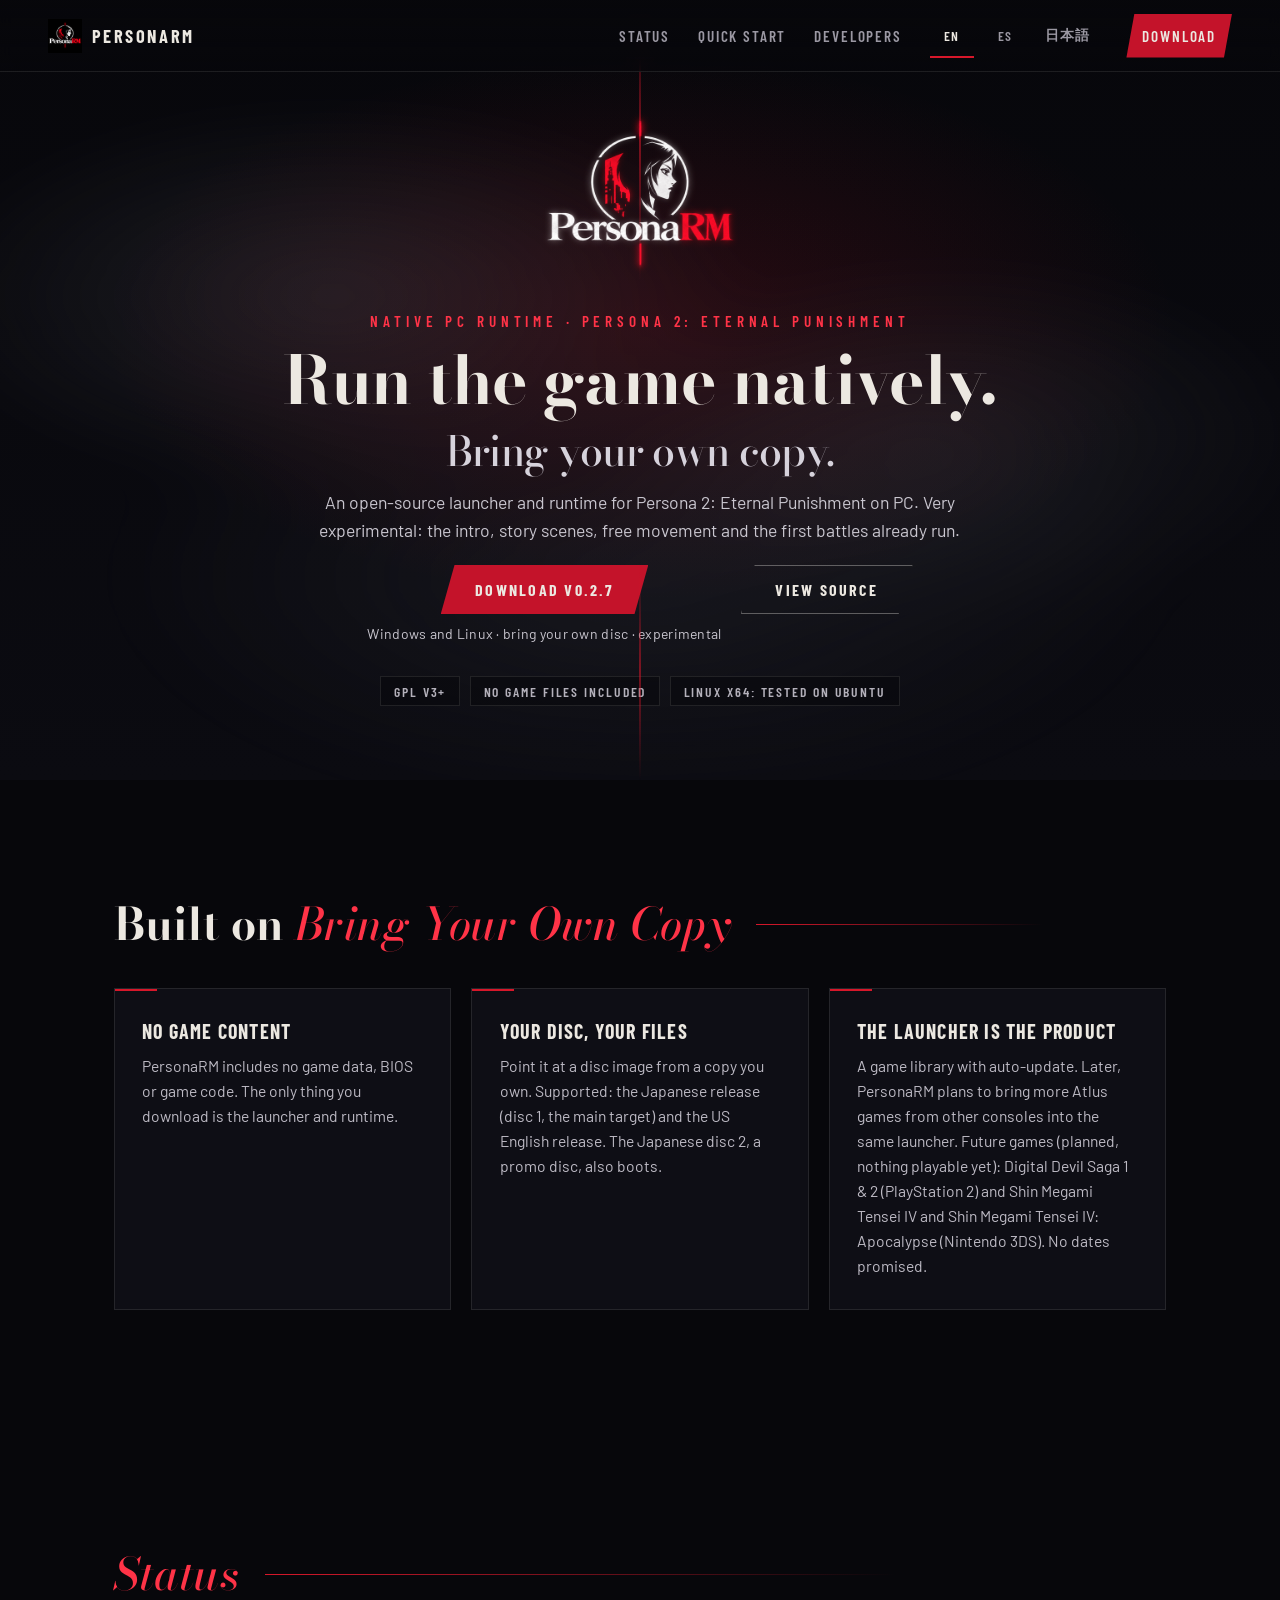
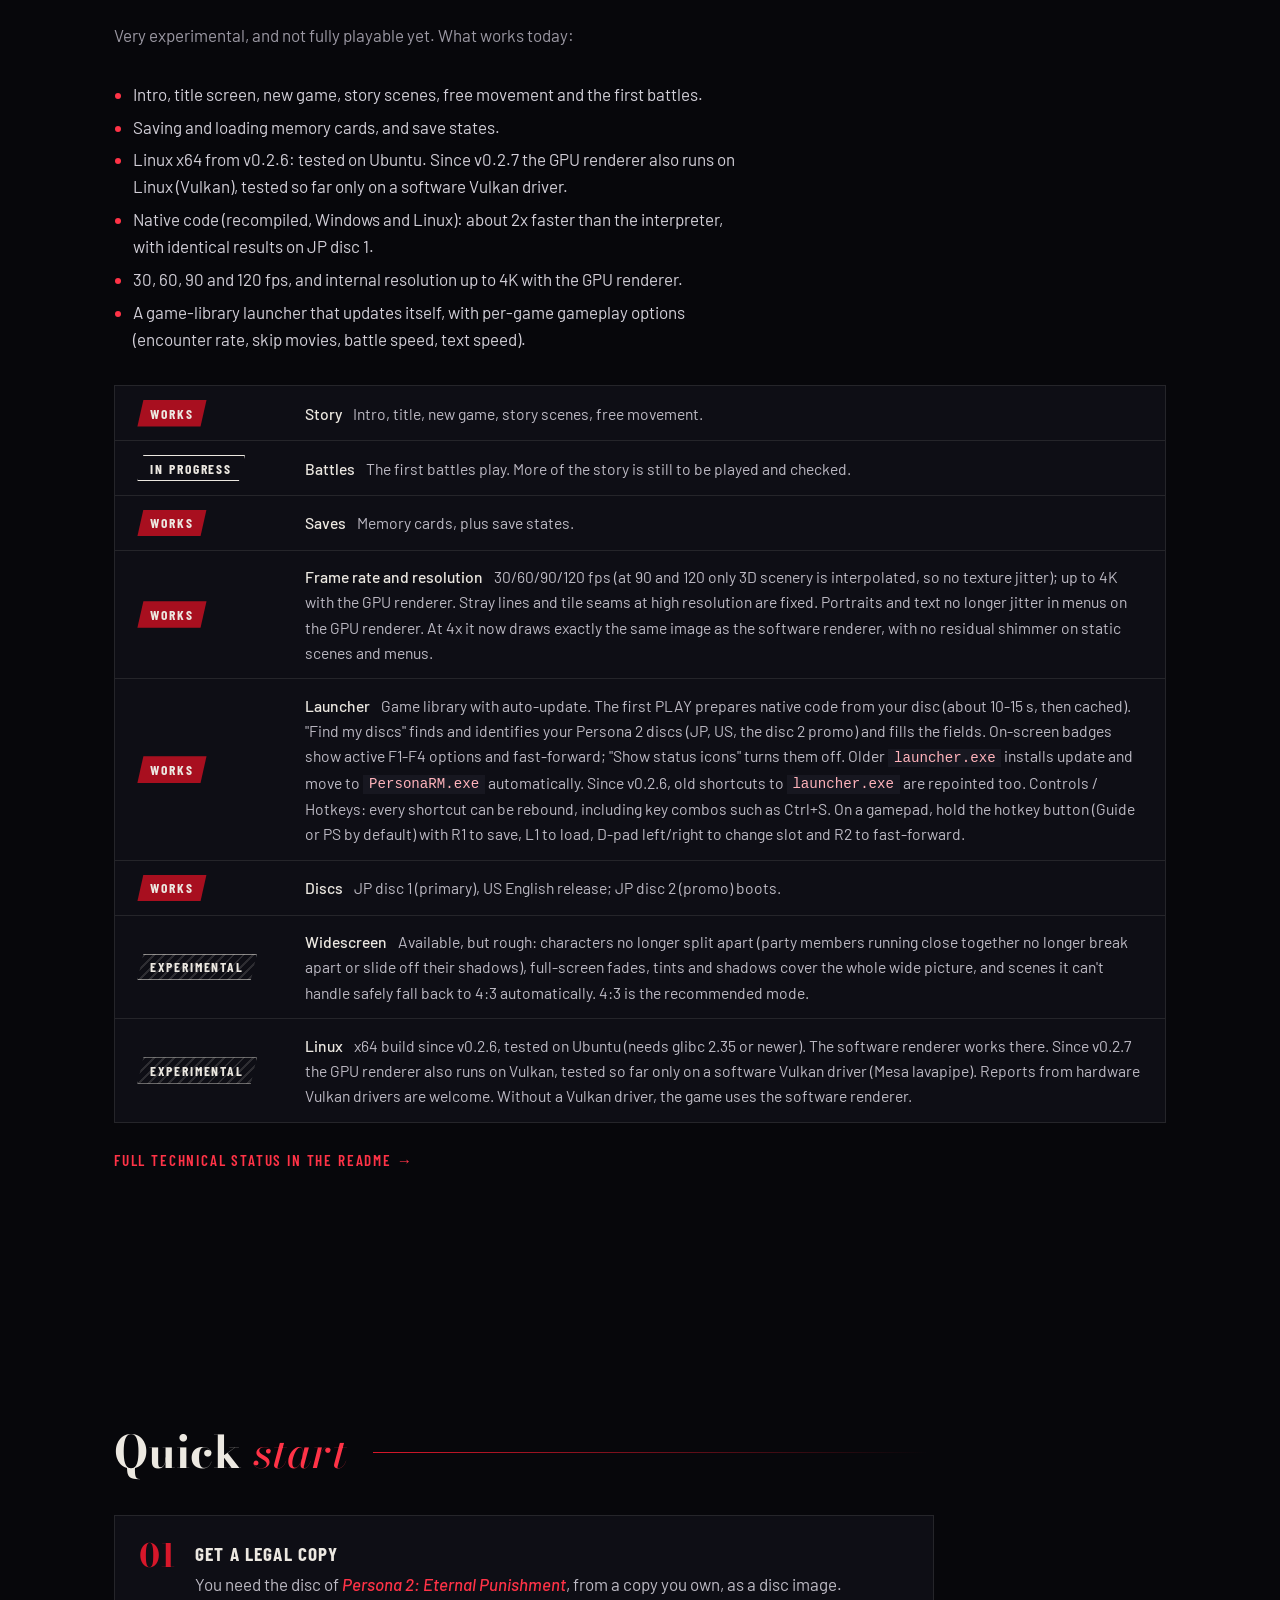
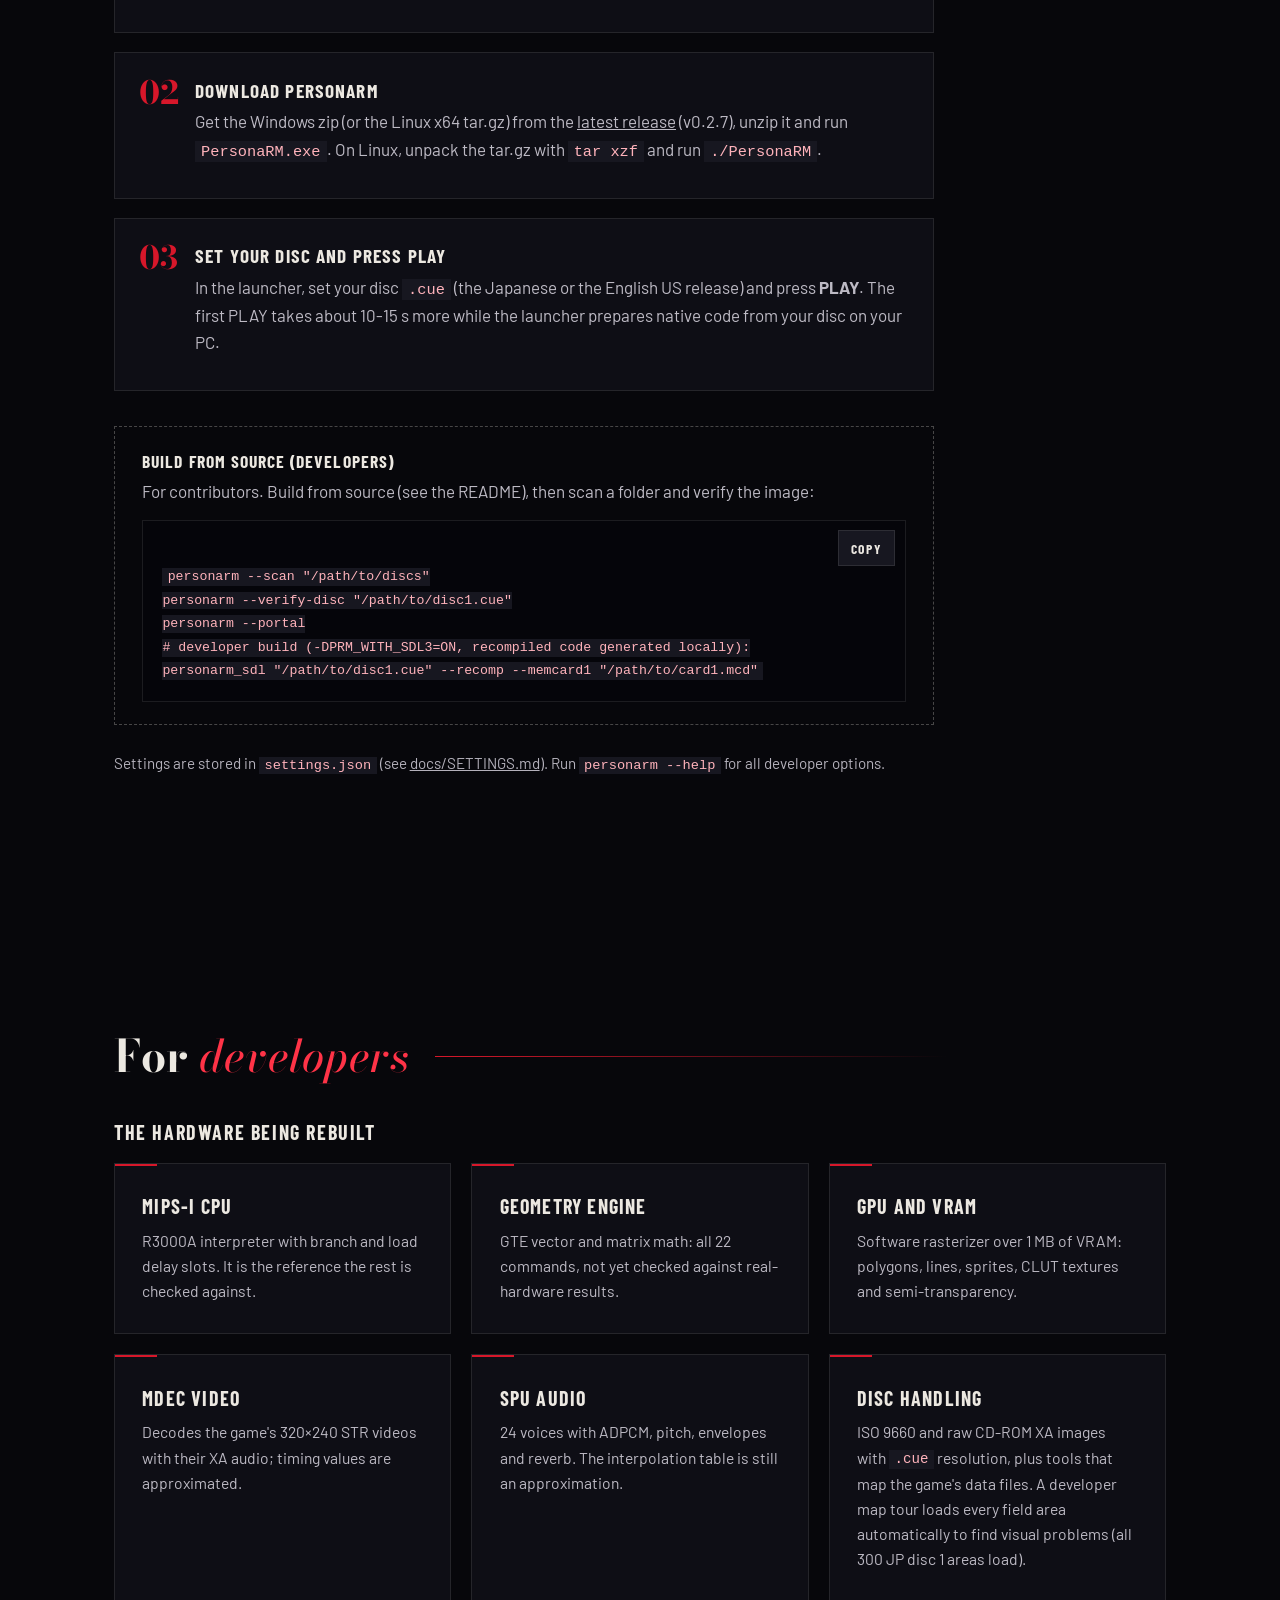
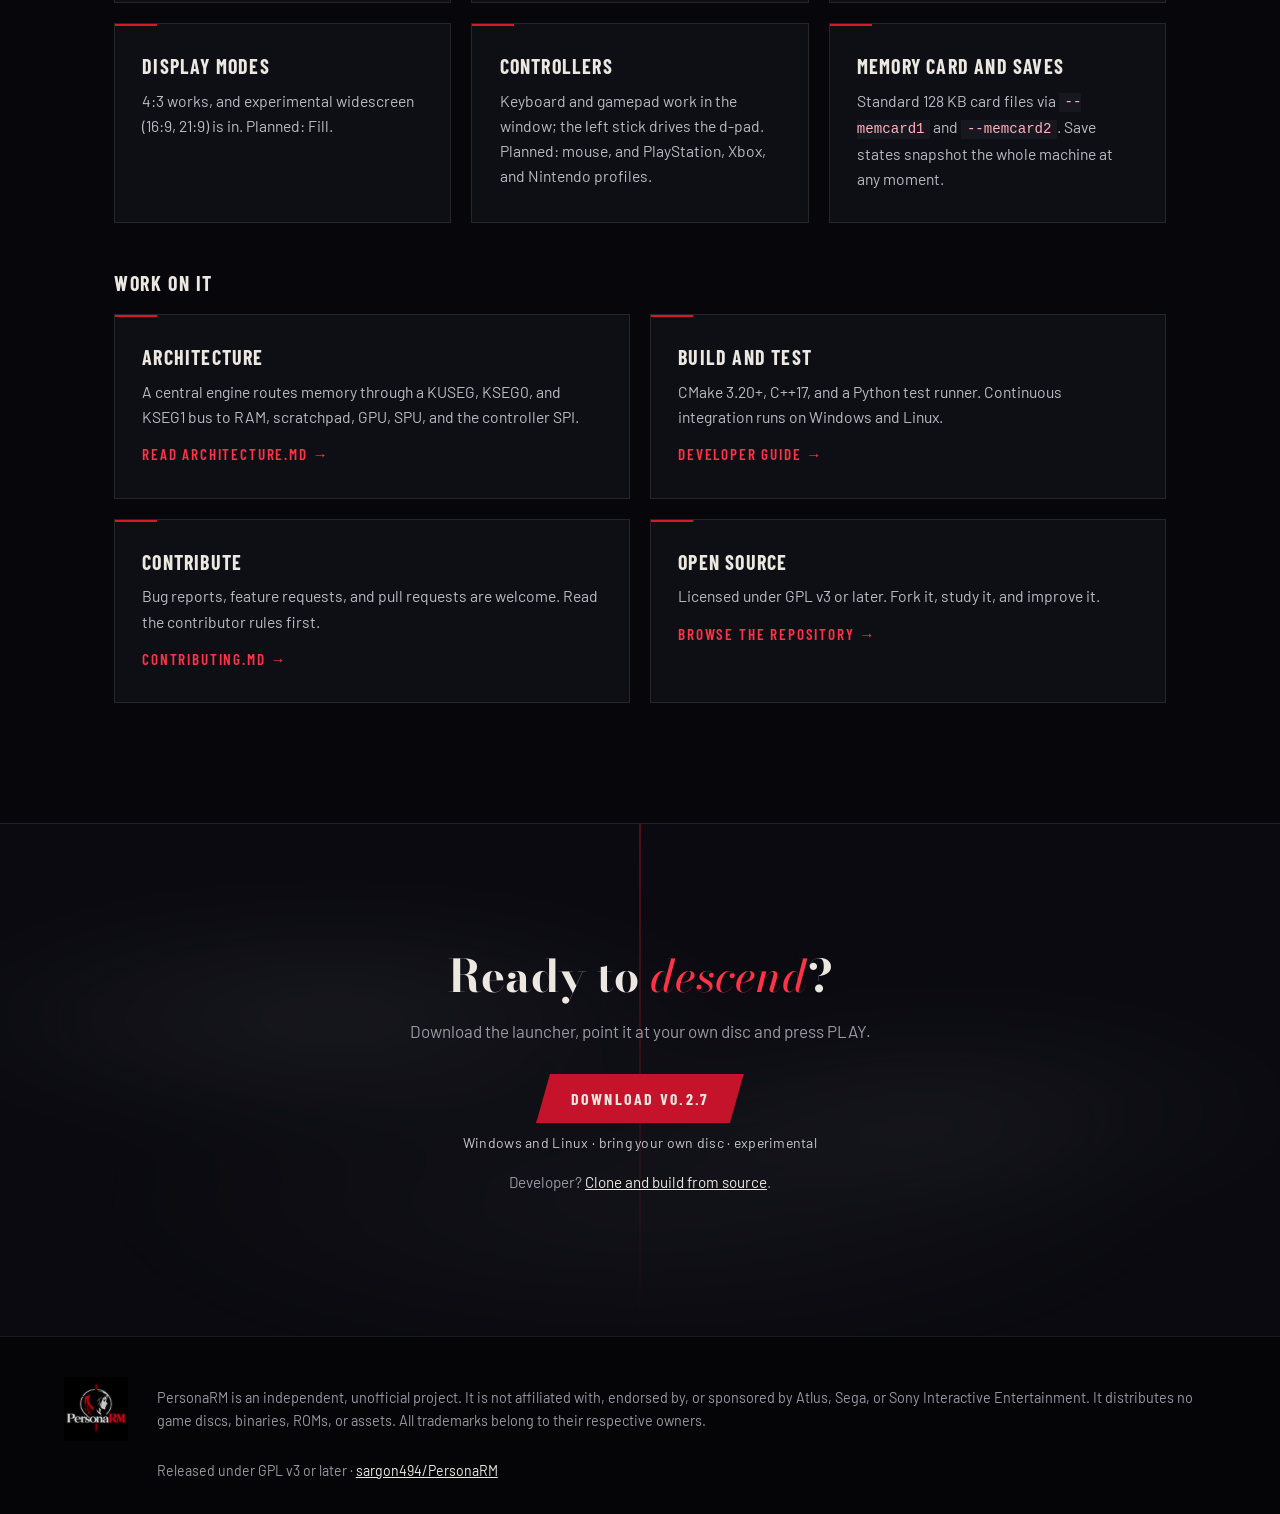
<file: site/index.html>
<!DOCTYPE html>
<html lang="en">

<head>
    <meta charset="UTF-8" />
    <meta name="viewport" content="width=device-width, initial-scale=1" />
    <title>PersonaRM — Native runtime for Persona 2: Eternal Punishment</title>
    <meta name="description"
        content="PersonaRM is an open-source native PC runtime and launcher for Persona 2: Eternal Punishment. Bring your own copy." />
    <meta name="theme-color" content="#07070b" />
    <link rel="icon" href="assets/logo-96.png" />
    <link rel="canonical" href="https://sargon494.github.io/PersonaRM/" />
    <meta property="og:type" content="website" />
    <meta property="og:url" content="https://sargon494.github.io/PersonaRM/" />
    <meta property="og:title" content="PersonaRM" />
    <meta property="og:description"
        content="Native PC runtime for Persona 2: Eternal Punishment. Bring your own copy." />
    <meta property="og:image" content="https://sargon494.github.io/PersonaRM/assets/logo.png" />
    <meta name="twitter:card" content="summary" />
    <meta name="twitter:title" content="PersonaRM" />
    <meta name="twitter:description"
        content="Native PC runtime for Persona 2: Eternal Punishment. Bring your own copy." />
    <meta name="twitter:image" content="https://sargon494.github.io/PersonaRM/assets/logo.png" />
    <link rel="preconnect" href="https://fonts.googleapis.com" />
    <link rel="preconnect" href="https://fonts.gstatic.com" crossorigin />
    <link
        href="https://fonts.googleapis.com/css2?family=Bodoni+Moda:opsz,wght@6..96,500;6..96,700&family=Barlow+Condensed:wght@500;600;700&family=Barlow:wght@400;500&display=swap"
        rel="stylesheet" />
    <link rel="alternate" hreflang="en" href="https://sargon494.github.io/PersonaRM/" />
    <link rel="alternate" hreflang="es" href="https://sargon494.github.io/PersonaRM/es/" />
    <link rel="alternate" hreflang="ja" href="https://sargon494.github.io/PersonaRM/ja/" />
    <link rel="alternate" hreflang="x-default" href="https://sargon494.github.io/PersonaRM/" />
    <link rel="stylesheet" href="styles.css" />
</head>

<body>

    <a class="skip" href="#main">Skip to content</a>

    <header class="topbar">
        <a class="brand" href="#top" aria-label="PersonaRM home">
            <img src="assets/logo-96.png" alt="" width="34" height="34" />
            <span>PersonaRM</span>
        </a>
        <nav aria-label="Primary">
            <span class="links">
                <a href="#status">Status</a>
                <a href="#start">Quick start</a>
                <a href="#developers">Developers</a>
            </span>
            <span class="lang" role="group" aria-label="Language">
                <a class="lang-link" href="index.html" hreflang="en" lang="en" aria-current="true">EN</a>
                <a class="lang-link" href="es/index.html" hreflang="es" lang="es">ES</a>
                <a class="lang-link" href="ja/index.html" hreflang="ja" lang="ja">日本語</a>
            </span>
            <a class="nav-cta" href="https://github.com/sargon494/PersonaRM/releases/latest">Download</a>
        </nav>
    </header>

    <main id="main">

        <!-- HERO -->
        <section class="hero" id="top">
            <div class="smoke" aria-hidden="true"></div>
            <div class="hero-inner">
                <img class="hero-logo" src="assets/logo-480.png" alt="PersonaRM logo" width="480" height="480" />
                <p class="eyebrow">Native PC runtime · Persona 2: Eternal Punishment</p>
                <h1><span class="l1">Run the game natively.</span> <span class="l2">Bring your own copy.</span></h1>
                <p class="lead">
                    An open-source launcher and runtime for Persona 2: Eternal Punishment on PC. Very experimental:
                    the intro, story scenes, free movement and the first battles already run.
                </p>
                <div class="actions">
                    <div class="dl">
                        <a class="btn btn-primary" href="https://github.com/sargon494/PersonaRM/releases/latest">Download v0.2.7</a>
                        <small>Windows and Linux · bring your own disc · experimental</small>
                    </div>
                    <a class="btn" href="https://github.com/sargon494/PersonaRM">View source</a>
                </div>
                <ul class="chips" aria-label="Project facts">
                    <li>GPL v3+</li>
                    <li>No game files included</li>
                    <li>Linux x64: tested on Ubuntu</li>
                </ul>
            </div>
        </section>

        <!-- PRINCIPLES -->
        <section class="section principles" aria-labelledby="principles-title">
            <header class="section-head reveal">
                <h2 id="principles-title">Built on <em>Bring Your Own Copy</em></h2>
            </header>
            <div class="grid three">
                <article class="card reveal">
                    <h3>No game content</h3>
                    <p>PersonaRM includes no game data, BIOS or game code. The only thing you download is the launcher
                        and runtime.</p>
                </article>
                <article class="card reveal">
                    <h3>Your disc, your files</h3>
                    <p>Point it at a disc image from a copy you own. Supported: the Japanese release (disc 1, the main
                        target) and the US English release. The Japanese disc 2, a promo disc, also boots.</p>
                </article>
                <article class="card reveal">
                    <h3>The launcher is the product</h3>
                    <p>A game library with auto-update. Later, PersonaRM plans to bring more Atlus games from other
                        consoles into the same launcher. Future games (planned, nothing playable yet): Digital Devil Saga 1 &amp; 2 (PlayStation 2) and Shin Megami Tensei IV and Shin Megami Tensei IV: Apocalypse (Nintendo 3DS). No dates promised.</p>
                </article>
            </div>
        </section>

        <!-- STATUS -->
        <section class="section" id="status" aria-labelledby="status-title">
            <header class="section-head reveal">
                <h2 id="status-title"><em>Status</em></h2>
            </header>
            <p class="intro reveal">Very experimental, and not fully playable yet. What works today:</p>
            <ul class="today reveal">
                <li>Intro, title screen, new game, story scenes, free movement and the first battles.</li>
                <li>Saving and loading memory cards, and save states.</li>
                <li>Linux x64 from v0.2.6: tested on Ubuntu. Since v0.2.7 the GPU renderer also runs on Linux (Vulkan), tested so far only on a software Vulkan driver.</li>
                <li>Native code (recompiled, Windows and Linux): about 2x faster than the interpreter, with identical results on JP disc 1.</li>
                <li>30, 60, 90 and 120 fps, and internal resolution up to 4K with the GPU renderer.</li>
                <li>A game-library launcher that updates itself, with per-game gameplay options (encounter rate, skip movies, battle speed, text speed).</li>
            </ul>
            <ul class="status-list reveal" aria-label="Status by area">
                <li><span class="chip works">Works</span>
                    <p><strong>Story</strong> Intro, title, new game, story scenes, free movement.</p>
                </li>
                <li><span class="chip progress">In progress</span>
                    <p><strong>Battles</strong> The first battles play. More of the story is still to be played and
                        checked.</p>
                </li>
                <li><span class="chip works">Works</span>
                    <p><strong>Saves</strong> Memory cards, plus save states.</p>
                </li>
                <li><span class="chip works">Works</span>
                    <p><strong>Frame rate and resolution</strong> 30/60/90/120 fps (at 90 and 120 only 3D scenery is interpolated, so no texture jitter); up to 4K with the GPU renderer. Stray lines and tile seams at high resolution are fixed. Portraits and text no longer jitter in menus on the GPU renderer. At 4x it now draws exactly the same image as the software renderer, with no residual shimmer on static scenes and menus.</p>
                </li>
                <li><span class="chip works">Works</span>
                    <p><strong>Launcher</strong> Game library with auto-update. The first PLAY prepares native code from your disc (about 10-15 s, then cached). "Find my discs" finds and identifies your Persona 2 discs (JP, US, the disc 2 promo) and fills the fields. On-screen badges show active F1-F4 options and fast-forward; "Show status icons" turns them off. Older <code>launcher.exe</code> installs update and move to <code>PersonaRM.exe</code> automatically. Since v0.2.6, old shortcuts to <code>launcher.exe</code> are repointed too. Controls / Hotkeys: every shortcut can be rebound, including key combos such as Ctrl+S. On a gamepad, hold the hotkey button (Guide or PS by default) with R1 to save, L1 to load, D-pad left/right to change slot and R2 to fast-forward.</p>
                </li>
                <li><span class="chip works">Works</span>
                    <p><strong>Discs</strong> JP disc 1 (primary), US English release; JP disc 2 (promo) boots.</p>
                </li>
                <li><span class="chip experimental">Experimental</span>
                    <p><strong>Widescreen</strong> Available, but rough: characters no longer split apart (party members running close together no longer break apart or slide off their shadows), full-screen fades, tints and shadows cover the whole wide picture, and scenes it can't handle safely fall back to 4:3 automatically. 4:3 is the recommended mode.</p>
                </li>
                <li><span class="chip experimental">Experimental</span>
                    <p><strong>Linux</strong> x64 build since v0.2.6, tested on Ubuntu (needs glibc 2.35 or newer). The software renderer works there. Since v0.2.7 the GPU renderer also runs on Vulkan, tested so far only on a software Vulkan driver (Mesa lavapipe). Reports from hardware Vulkan drivers are welcome. Without a Vulkan driver, the game uses the software renderer.</p>
                </li>
            </ul>
            <p class="fine reveal"><a class="link" href="https://github.com/sargon494/PersonaRM#readme">Full technical
                    status in the README →</a></p>
        </section>

        <!-- QUICK START -->
        <section class="section" id="start" aria-labelledby="start-title">
            <header class="section-head reveal">
                <h2 id="start-title">Quick <em>start</em></h2>
            </header>
            <ol class="steps">
                <li class="reveal">
                    <h3>Get a legal copy</h3>
                    <p>You need the disc of <em>Persona 2: Eternal Punishment</em>, from a copy you own, as a disc image.
                    </p>
                </li>
                <li class="reveal">
                    <h3>Download PersonaRM</h3>
                    <p>Get the Windows zip (or the Linux x64 tar.gz) from the <a href="https://github.com/sargon494/PersonaRM/releases/latest">latest
                            release</a> (v0.2.7), unzip it and run <code>PersonaRM.exe</code>. On Linux, unpack the tar.gz with <code>tar xzf</code> and run <code>./PersonaRM</code>.</p>
                </li>
                <li class="reveal">
                    <h3>Set your disc and press PLAY</h3>
                    <p>In the launcher, set your disc <code>.cue</code> (the Japanese or the English US release) and
                        press <strong>PLAY</strong>. The first PLAY takes about 10-15 s more while the launcher prepares native code from your disc on your PC.</p>
                </li>
            </ol>
            <div class="devblock reveal">
                <h3>Build from source (developers)</h3>
                <p>For contributors. Build from source (see the README), then scan a folder and verify the image:</p>
                <div class="code">
                    <pre><code>personarm --scan "/path/to/discs"
personarm --verify-disc "/path/to/disc1.cue"
personarm --portal
# developer build (-DPRM_WITH_SDL3=ON, recompiled code generated locally):
personarm_sdl "/path/to/disc1.cue" --recomp --memcard1 "/path/to/card1.mcd"</code></pre>
                    <button class="copy" type="button" aria-label="Copy commands" data-copied="Copied"
                        data-failed="Failed: select and copy">Copy</button>
                </div>
            </div>
            <p class="fine reveal">Settings are stored in <code>settings.json</code> (see <a
                    href="https://github.com/sargon494/PersonaRM/blob/main/docs/SETTINGS.md">docs/SETTINGS.md</a>).
                Run <code>personarm --help</code> for all developer options.</p>
        </section>

        <!-- DEVELOPERS -->
        <section class="section" id="developers" aria-labelledby="dev-title">
            <header class="section-head reveal">
                <h2 id="dev-title">For <em>developers</em></h2>
            </header>
            <h3 class="sub reveal">The hardware being rebuilt</h3>
            <div class="grid features">
                <article class="feature reveal">
                    <h3>MIPS-I CPU</h3>
                    <p>R3000A interpreter with branch and load delay slots. It is the reference the rest is checked
                        against.</p>
                </article>
                <article class="feature reveal">
                    <h3>Geometry engine</h3>
                    <p>GTE vector and matrix math: all 22 commands, not yet checked against real-hardware results.</p>
                </article>
                <article class="feature reveal">
                    <h3>GPU and VRAM</h3>
                    <p>Software rasterizer over 1 MB of VRAM: polygons, lines, sprites, CLUT textures and
                        semi-transparency.</p>
                </article>
                <article class="feature reveal">
                    <h3>MDEC video</h3>
                    <p>Decodes the game's 320×240 STR videos with their XA audio; timing values are approximated.</p>
                </article>
                <article class="feature reveal">
                    <h3>SPU audio</h3>
                    <p>24 voices with ADPCM, pitch, envelopes and reverb. The interpolation table is still an
                        approximation.</p>
                </article>
                <article class="feature reveal">
                    <h3>Disc handling</h3>
                    <p>ISO 9660 and raw CD-ROM XA images with <code>.cue</code> resolution, plus tools that map the
                        game's data files. A developer map tour loads every field area automatically to find visual problems (all 300 JP disc 1 areas load).</p>
                </article>
                <article class="feature reveal">
                    <h3>Display modes</h3>
                    <p>4:3 works, and experimental widescreen (16:9, 21:9) is in. Planned: Fill.</p>
                </article>
                <article class="feature reveal">
                    <h3>Controllers</h3>
                    <p>Keyboard and gamepad work in the window; the left stick drives the d-pad. Planned: mouse, and
                        PlayStation, Xbox, and Nintendo profiles.</p>
                </article>
                <article class="feature reveal">
                    <h3>Memory card and saves</h3>
                    <p>Standard 128 KB card files via <code>--memcard1</code> and <code>--memcard2</code>. Save states
                        snapshot the whole machine at any moment.</p>
                </article>
            </div>
            <h3 class="sub reveal">Work on it</h3>
            <div class="grid two">
                <article class="card reveal">
                    <h3>Architecture</h3>
                    <p>A central engine routes memory through a KUSEG, KSEG0, and KSEG1 bus to RAM, scratchpad, GPU,
                        SPU, and the controller SPI.</p>
                    <a class="link" href="https://github.com/sargon494/PersonaRM/blob/main/ARCHITECTURE.md">Read
                        ARCHITECTURE.md →</a>
                </article>
                <article class="card reveal">
                    <h3>Build and test</h3>
                    <p>CMake 3.20+, C++17, and a Python test runner. Continuous integration runs on Windows and Linux.
                    </p>
                    <a class="link"
                        href="https://github.com/sargon494/PersonaRM/blob/main/docs/DEVELOPER_GUIDE.md">Developer Guide
                        →</a>
                </article>
                <article class="card reveal">
                    <h3>Contribute</h3>
                    <p>Bug reports, feature requests, and pull requests are welcome. Read the contributor rules first.
                    </p>
                    <a class="link"
                        href="https://github.com/sargon494/PersonaRM/blob/main/CONTRIBUTING.md">CONTRIBUTING.md →</a>
                </article>
                <article class="card reveal">
                    <h3>Open source</h3>
                    <p>Licensed under GPL v3 or later. Fork it, study it, and improve it.</p>
                    <a class="link" href="https://github.com/sargon494/PersonaRM">Browse the repository →</a>
                </article>
            </div>
        </section>

        <!-- CTA -->
        <section class="cta reveal">
            <div class="smoke" aria-hidden="true"></div>
            <h2>Ready to <em>descend</em>?</h2>
            <p>Download the launcher, point it at your own disc and press PLAY.</p>
            <div class="dl">
                <a class="btn btn-primary" href="https://github.com/sargon494/PersonaRM/releases/latest">Download v0.2.7</a>
                <small>Windows and Linux · bring your own disc · experimental</small>
            </div>
            <p class="dev-note">Developer? <a href="https://github.com/sargon494/PersonaRM">Clone and build from source</a>.</p>
        </section>

    </main>

    <footer class="footer">
        <div class="footer-inner">
            <img src="assets/logo-192.png" alt="" width="64" height="64" />
            <p class="legal">
                PersonaRM is an independent, unofficial project. It is not affiliated with, endorsed by, or sponsored by
                Atlus, Sega, or Sony Interactive Entertainment. It distributes no game discs, binaries, ROMs, or assets.
                All trademarks belong to their respective owners.
            </p>
            <p class="license">Released under GPL v3 or later · <a
                    href="https://github.com/sargon494/PersonaRM">sargon494/PersonaRM</a></p>
        </div>
    </footer>

    <script src="main.js"></script>
</body>

</html>
</file>
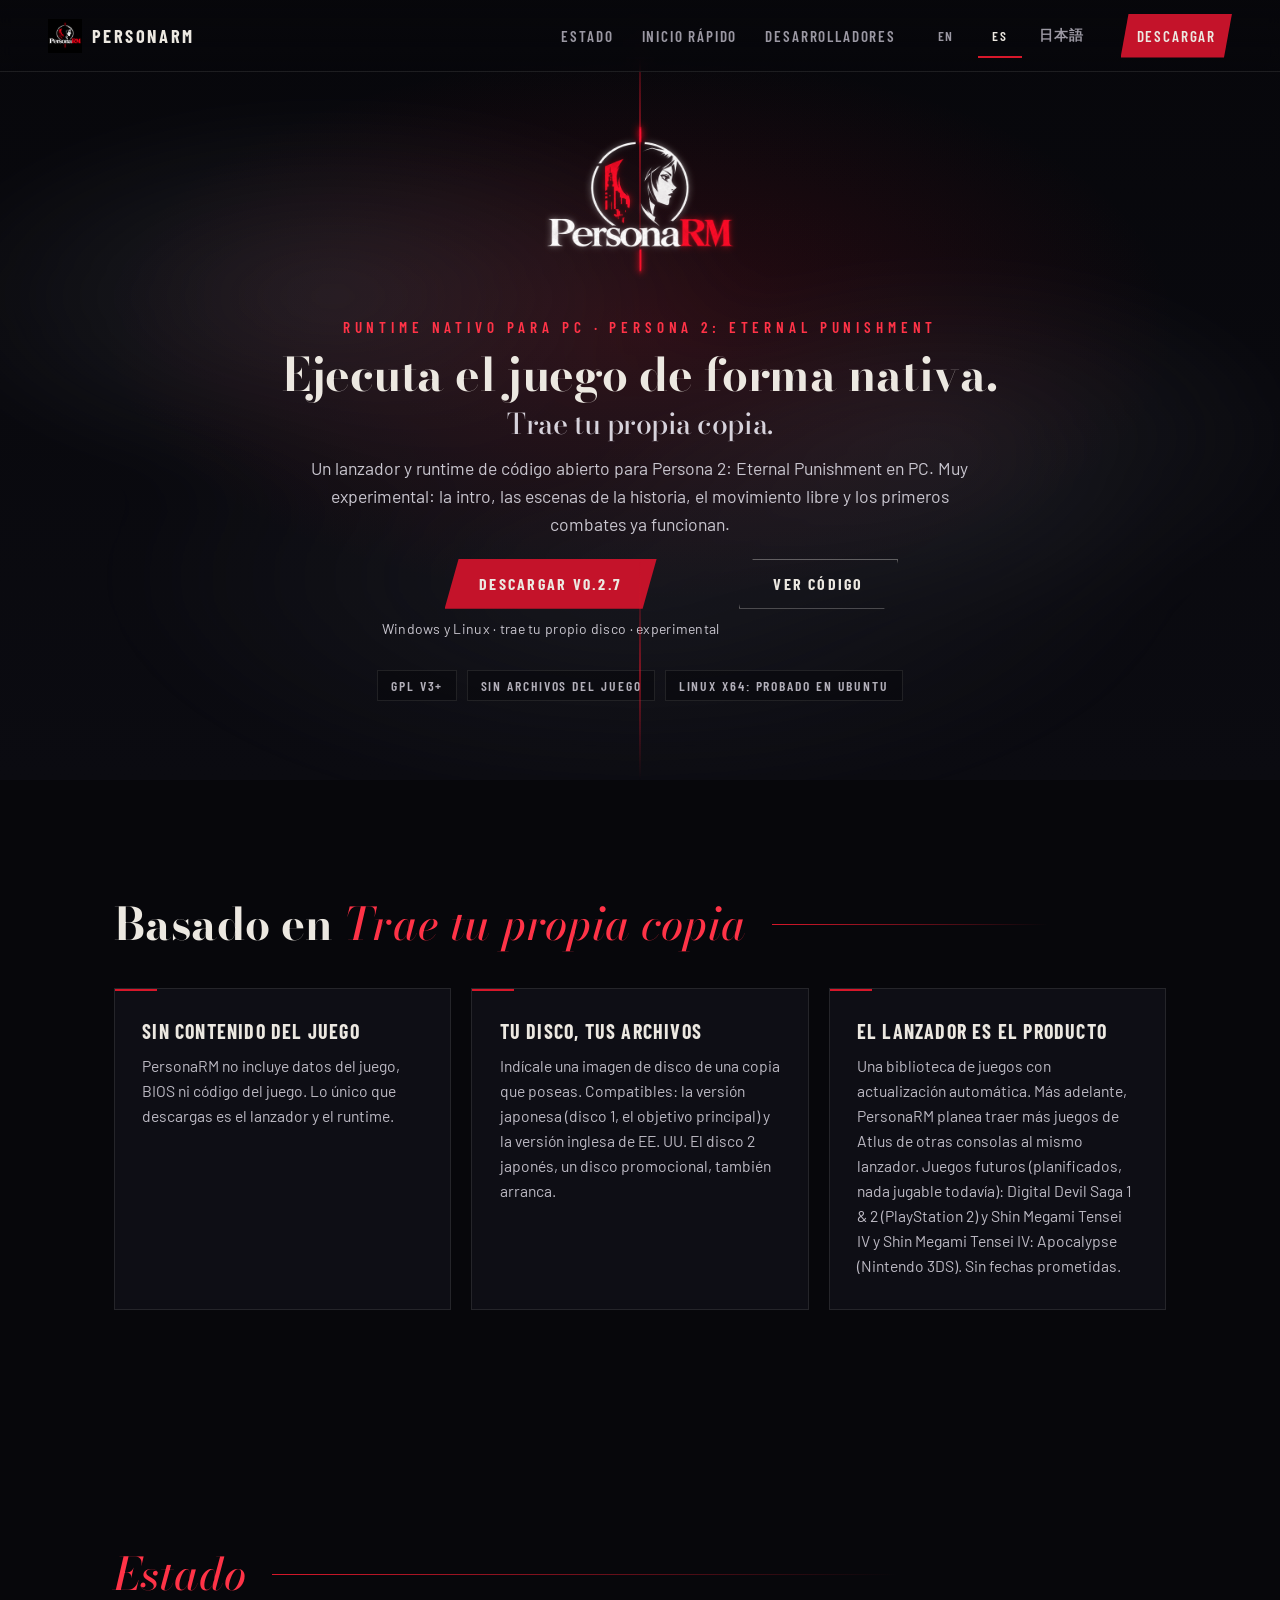
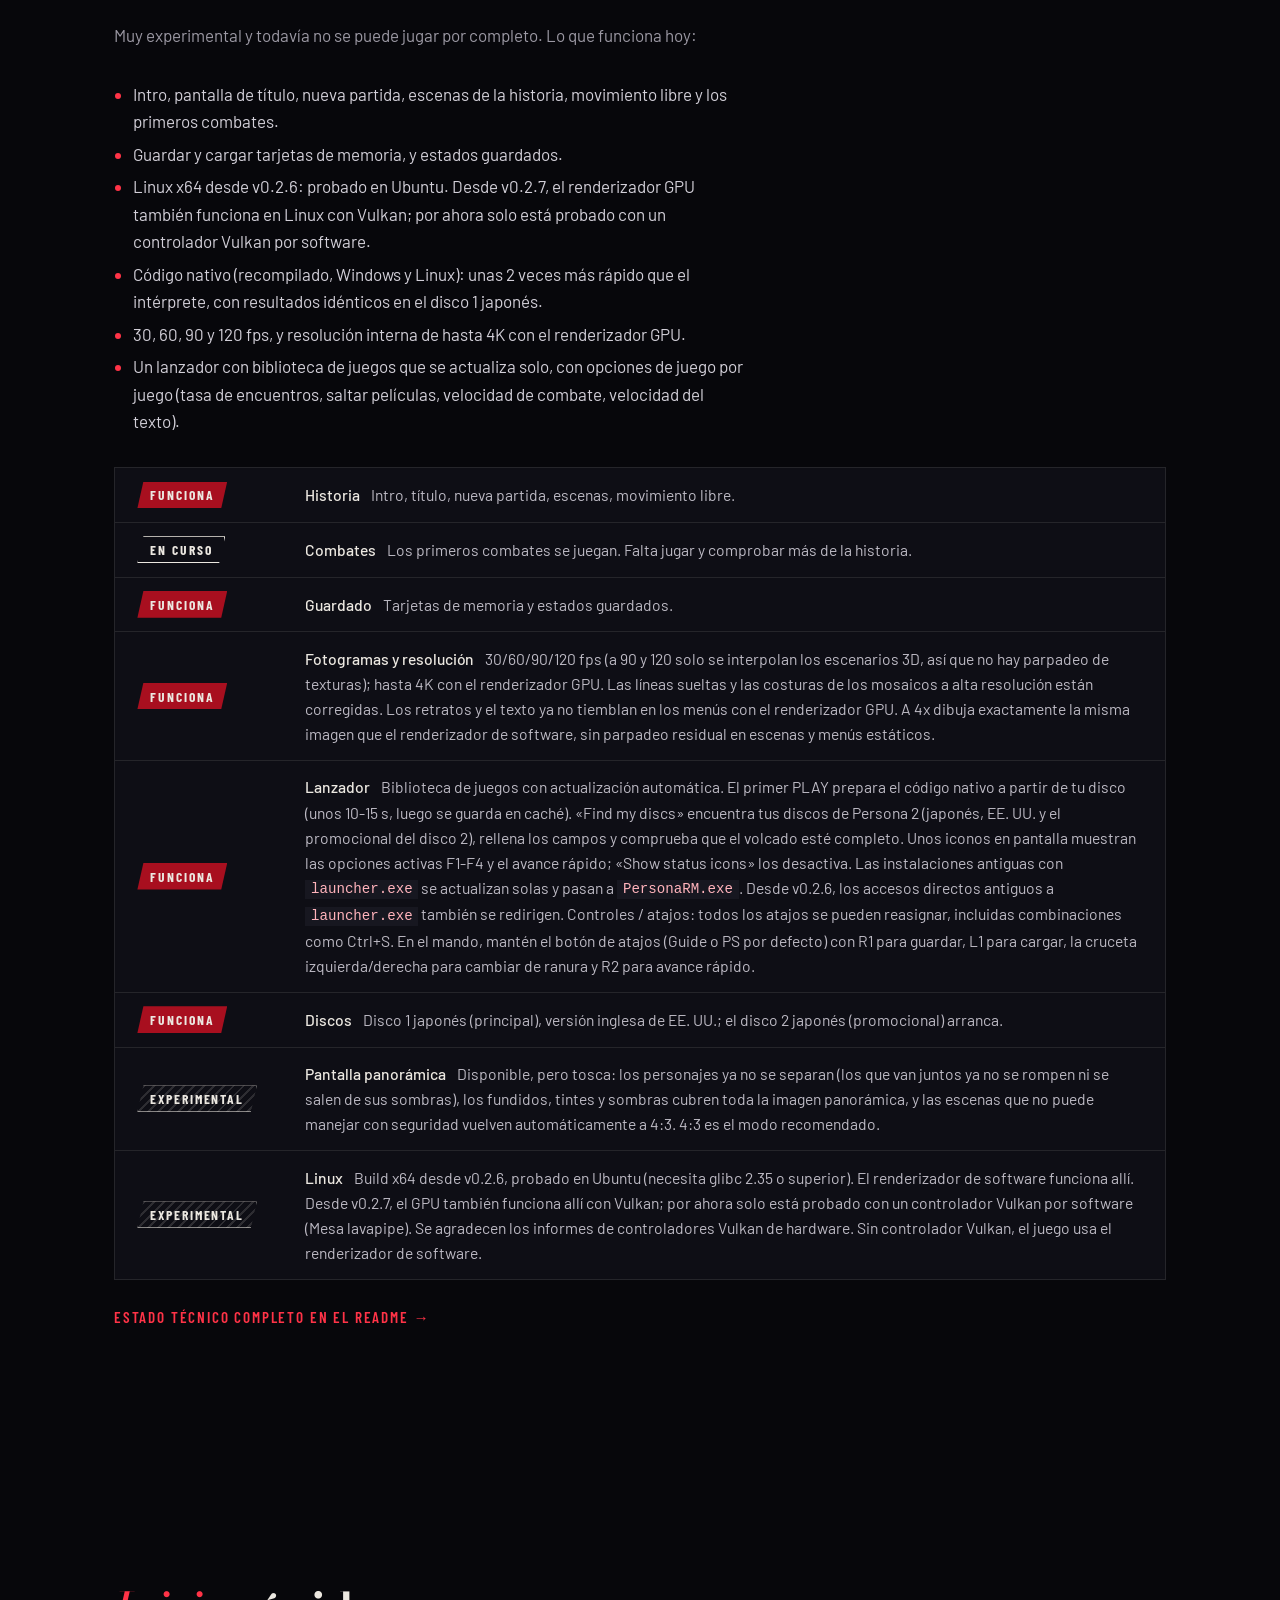
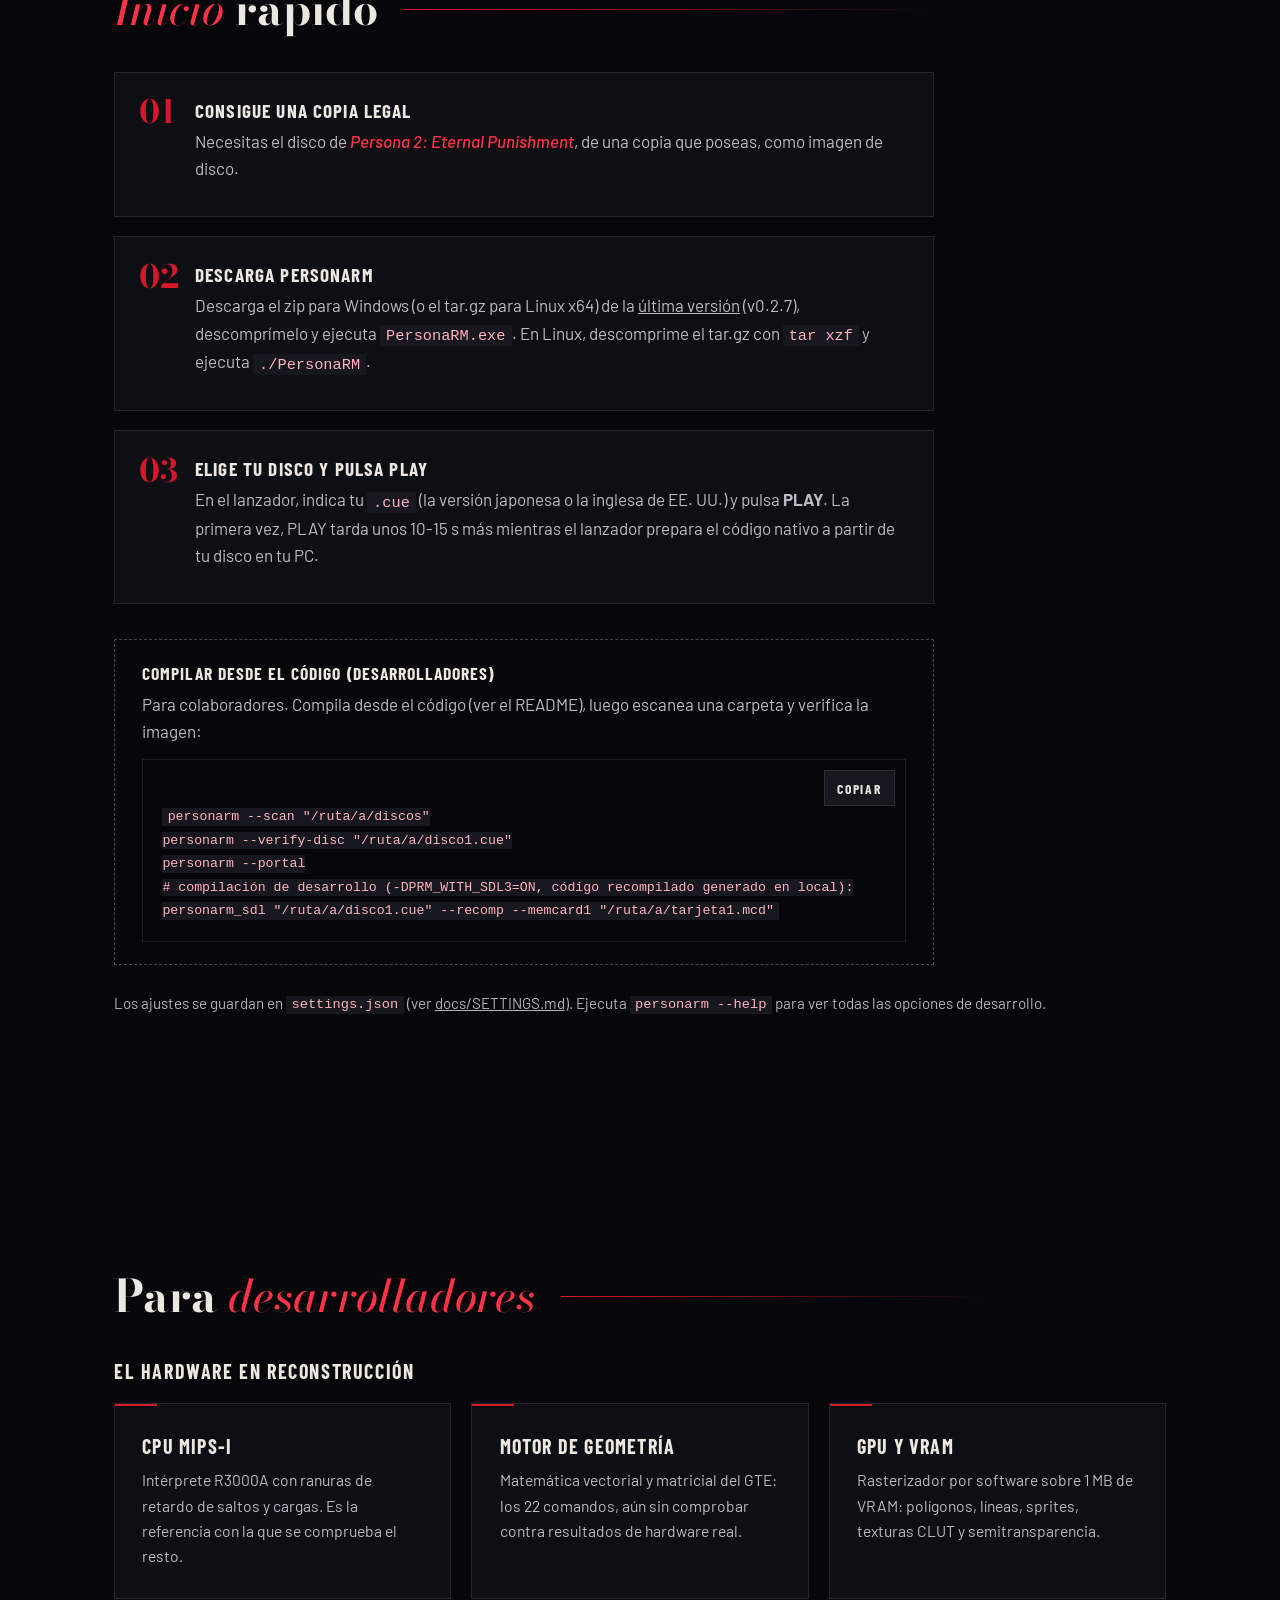
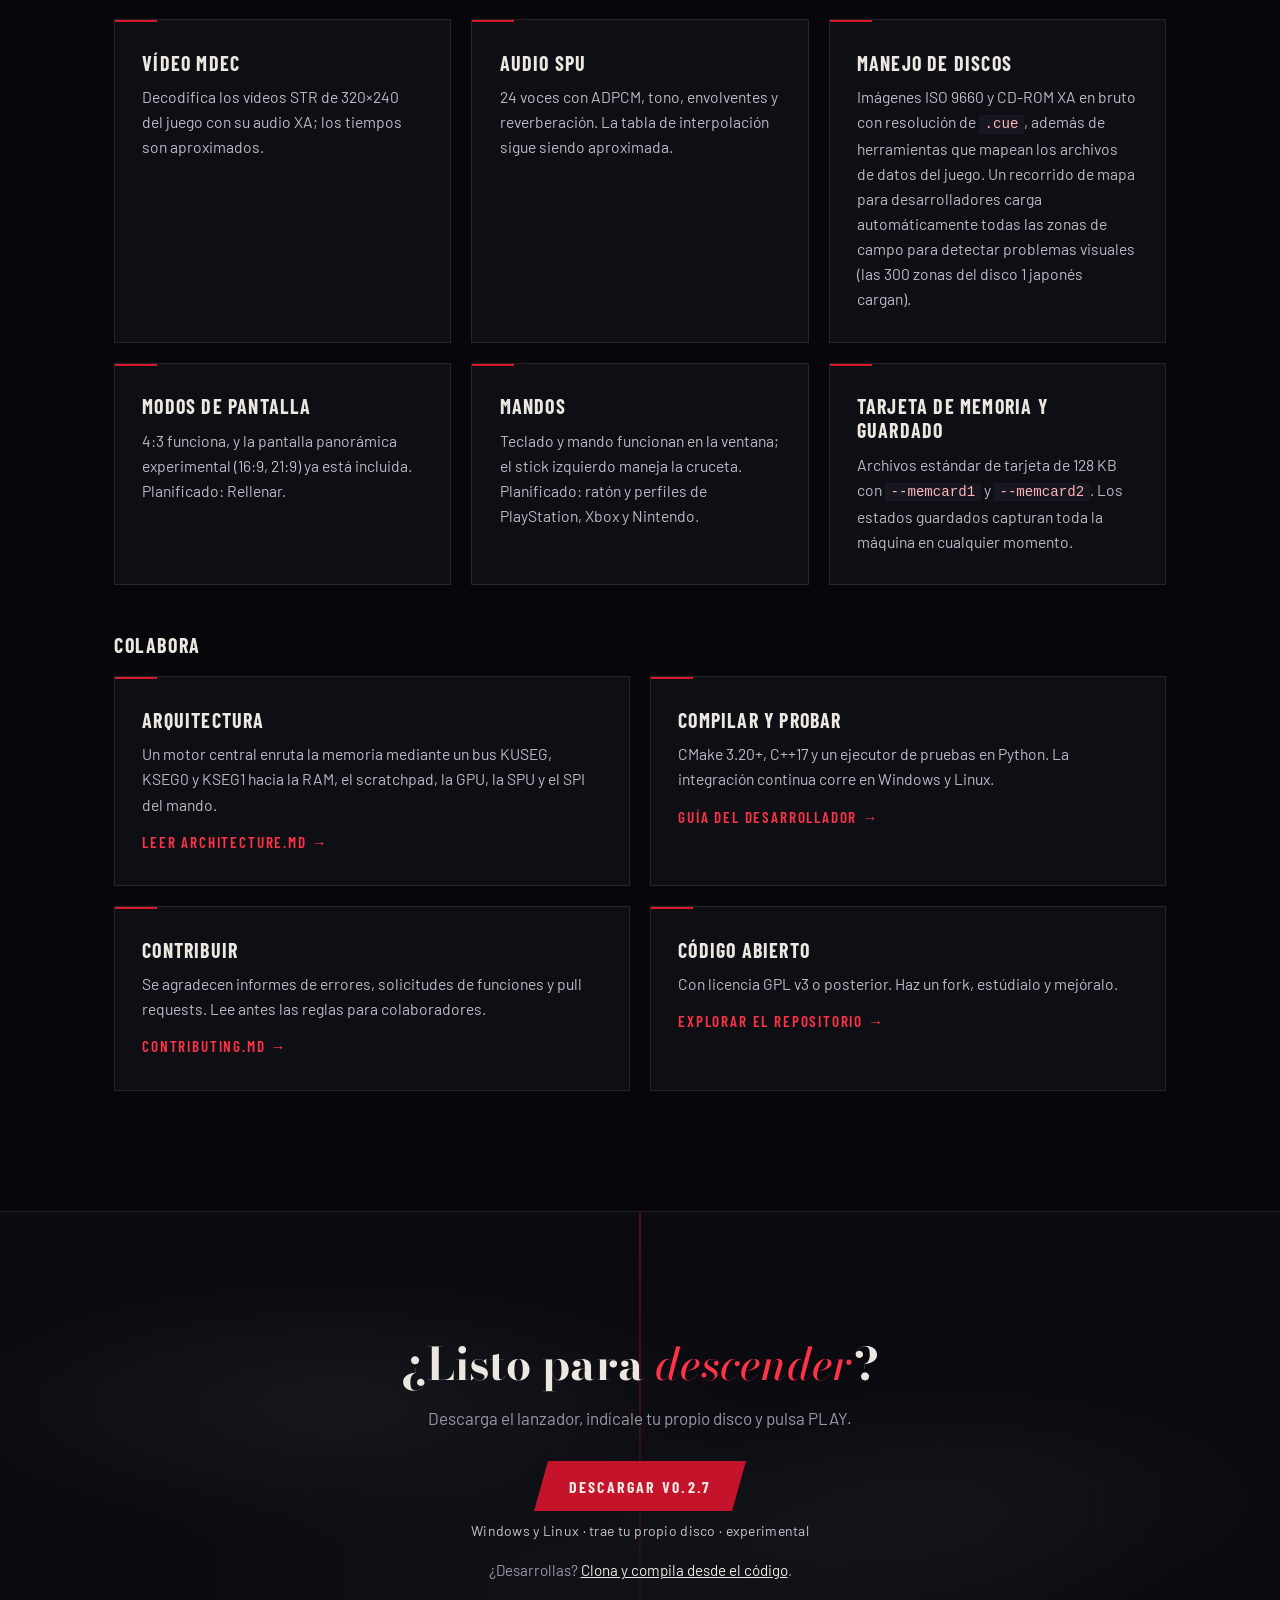
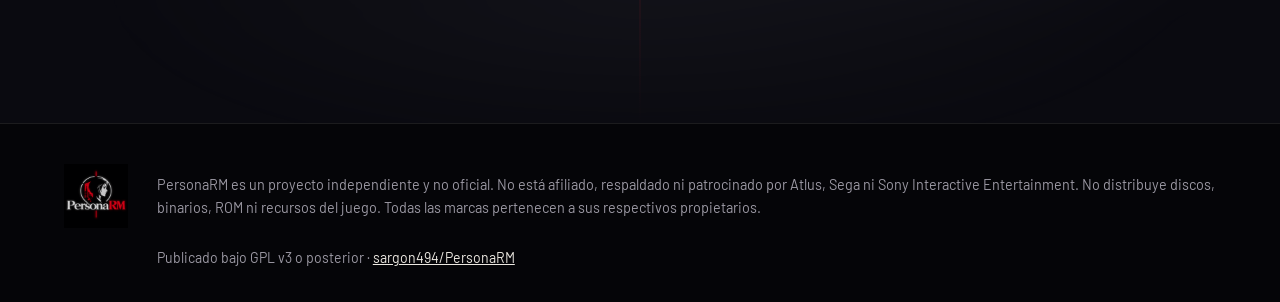
<file: site/es/index.html>
<!DOCTYPE html>
<html lang="es">

<head>
    <meta charset="UTF-8" />
    <meta name="viewport" content="width=device-width, initial-scale=1" />
    <title>PersonaRM — Runtime nativo para Persona 2: Eternal Punishment</title>
    <meta name="description"
        content="PersonaRM es un runtime y lanzador nativo de código abierto para PC de Persona 2: Eternal Punishment. Trae tu propia copia." />
    <meta name="theme-color" content="#07070b" />
    <link rel="icon" href="../assets/logo-96.png" />
    <link rel="canonical" href="https://sargon494.github.io/PersonaRM/es/" />
    <meta property="og:type" content="website" />
    <meta property="og:url" content="https://sargon494.github.io/PersonaRM/es/" />
    <meta property="og:locale" content="es_ES" />
    <meta property="og:title" content="PersonaRM" />
    <meta property="og:description"
        content="Runtime nativo para PC de Persona 2: Eternal Punishment. Trae tu propia copia." />
    <meta property="og:image" content="https://sargon494.github.io/PersonaRM/assets/logo.png" />
    <meta name="twitter:card" content="summary" />
    <meta name="twitter:title" content="PersonaRM" />
    <meta name="twitter:description"
        content="Runtime nativo para PC de Persona 2: Eternal Punishment. Trae tu propia copia." />
    <meta name="twitter:image" content="https://sargon494.github.io/PersonaRM/assets/logo.png" />
    <link rel="preconnect" href="https://fonts.googleapis.com" />
    <link rel="preconnect" href="https://fonts.gstatic.com" crossorigin />
    <link
        href="https://fonts.googleapis.com/css2?family=Bodoni+Moda:opsz,wght@6..96,500;6..96,700&family=Barlow+Condensed:wght@500;600;700&family=Barlow:wght@400;500&display=swap"
        rel="stylesheet" />
    <link rel="alternate" hreflang="en" href="https://sargon494.github.io/PersonaRM/" />
    <link rel="alternate" hreflang="es" href="https://sargon494.github.io/PersonaRM/es/" />
    <link rel="alternate" hreflang="ja" href="https://sargon494.github.io/PersonaRM/ja/" />
    <link rel="alternate" hreflang="x-default" href="https://sargon494.github.io/PersonaRM/" />
    <link rel="stylesheet" href="../styles.css" />
</head>

<body>

    <a class="skip" href="#main">Saltar al contenido</a>

    <header class="topbar">
        <a class="brand" href="#top" aria-label="Inicio de PersonaRM">
            <img src="../assets/logo-96.png" alt="" width="34" height="34" />
            <span>PersonaRM</span>
        </a>
        <nav aria-label="Principal">
            <span class="links">
                <a href="#status">Estado</a>
                <a href="#start">Inicio rápido</a>
                <a href="#developers">Desarrolladores</a>
            </span>
            <span class="lang" role="group" aria-label="Idioma">
                <a class="lang-link" href="../index.html" hreflang="en" lang="en">EN</a>
                <a class="lang-link" href="index.html" hreflang="es" lang="es" aria-current="true">ES</a>
                <a class="lang-link" href="../ja/index.html" hreflang="ja" lang="ja">日本語</a>
            </span>
            <a class="nav-cta" href="https://github.com/sargon494/PersonaRM/releases/latest">Descargar</a>
        </nav>
    </header>

    <main id="main">

        <!-- HERO -->
        <section class="hero" id="top">
            <div class="smoke" aria-hidden="true"></div>
            <div class="hero-inner">
                <img class="hero-logo" src="../assets/logo-480.png" alt="Logo de PersonaRM" width="480" height="480" />
                <p class="eyebrow">Runtime nativo para PC · Persona 2: Eternal Punishment</p>
                <h1><span class="l1">Ejecuta el juego de forma nativa.</span> <span class="l2">Trae tu propia copia.</span></h1>
                <p class="lead">
                    Un lanzador y runtime de código abierto para Persona 2: Eternal Punishment en PC. Muy
                    experimental: la intro, las escenas de la historia, el movimiento libre y los primeros combates ya
                    funcionan.
                </p>
                <div class="actions">
                    <div class="dl">
                        <a class="btn btn-primary" href="https://github.com/sargon494/PersonaRM/releases/latest">Descargar v0.2.7</a>
                        <small>Windows y Linux · trae tu propio disco · experimental</small>
                    </div>
                    <a class="btn" href="https://github.com/sargon494/PersonaRM">Ver código</a>
                </div>
                <ul class="chips" aria-label="Datos del proyecto">
                    <li>GPL v3+</li>
                    <li>Sin archivos del juego</li>
                    <li>Linux x64: probado en Ubuntu</li>
                </ul>
            </div>
        </section>

        <!-- PRINCIPLES -->
        <section class="section principles" aria-labelledby="principles-title">
            <header class="section-head reveal">
                <h2 id="principles-title">Basado en <em>Trae tu propia copia</em></h2>
            </header>
            <div class="grid three">
                <article class="card reveal">
                    <h3>Sin contenido del juego</h3>
                    <p>PersonaRM no incluye datos del juego, BIOS ni código del juego. Lo único que descargas es el
                        lanzador y el runtime.</p>
                </article>
                <article class="card reveal">
                    <h3>Tu disco, tus archivos</h3>
                    <p>Indícale una imagen de disco de una copia que poseas. Compatibles: la versión japonesa (disco 1,
                        el objetivo principal) y la versión inglesa de EE. UU. El disco 2 japonés, un disco
                        promocional, también arranca.</p>
                </article>
                <article class="card reveal">
                    <h3>El lanzador es el producto</h3>
                    <p>Una biblioteca de juegos con actualización automática. Más adelante, PersonaRM planea traer más
                        juegos de Atlus de otras consolas al mismo lanzador. Juegos futuros (planificados, nada jugable todavía): Digital Devil Saga 1 &amp; 2 (PlayStation 2) y Shin Megami Tensei IV y Shin Megami Tensei IV: Apocalypse (Nintendo 3DS). Sin fechas prometidas.</p>
                </article>
            </div>
        </section>

        <!-- STATUS -->
        <section class="section" id="status" aria-labelledby="status-title">
            <header class="section-head reveal">
                <h2 id="status-title"><em>Estado</em></h2>
            </header>
            <p class="intro reveal">Muy experimental y todavía no se puede jugar por completo. Lo que funciona hoy:</p>
            <ul class="today reveal">
                <li>Intro, pantalla de título, nueva partida, escenas de la historia, movimiento libre y los primeros
                    combates.</li>
                <li>Guardar y cargar tarjetas de memoria, y estados guardados.</li>
                <li>Linux x64 desde v0.2.6: probado en Ubuntu. Desde v0.2.7, el renderizador GPU también funciona en Linux con Vulkan; por ahora solo está probado con un controlador Vulkan por software.</li>
                <li>Código nativo (recompilado, Windows y Linux): unas 2 veces más rápido que el intérprete, con resultados idénticos en el disco 1 japonés.</li>
                <li>30, 60, 90 y 120 fps, y resolución interna de hasta 4K con el renderizador GPU.</li>
                <li>Un lanzador con biblioteca de juegos que se actualiza solo, con opciones de juego por juego (tasa de encuentros, saltar películas, velocidad de combate, velocidad del texto).</li>
            </ul>
            <ul class="status-list reveal" aria-label="Estado por área">
                <li><span class="chip works">Funciona</span>
                    <p><strong>Historia</strong> Intro, título, nueva partida, escenas, movimiento libre.</p>
                </li>
                <li><span class="chip progress">En curso</span>
                    <p><strong>Combates</strong> Los primeros combates se juegan. Falta jugar y comprobar más de la
                        historia.</p>
                </li>
                <li><span class="chip works">Funciona</span>
                    <p><strong>Guardado</strong> Tarjetas de memoria y estados guardados.</p>
                </li>
                <li><span class="chip works">Funciona</span>
                    <p><strong>Fotogramas y resolución</strong> 30/60/90/120 fps (a 90 y 120 solo se interpolan los escenarios 3D, así que no hay parpadeo de texturas); hasta 4K con el renderizador GPU. Las líneas sueltas y las costuras de los mosaicos a alta resolución están corregidas. Los retratos y el texto ya no tiemblan en los menús con el renderizador GPU. A 4x dibuja exactamente la misma imagen que el renderizador de software, sin parpadeo residual en escenas y menús estáticos.</p>
                </li>
                <li><span class="chip works">Funciona</span>
                    <p><strong>Lanzador</strong> Biblioteca de juegos con actualización automática. El primer PLAY prepara el código nativo a partir de tu disco (unos 10-15 s, luego se guarda en caché). «Find my discs» encuentra tus discos de Persona 2 (japonés, EE. UU. y el promocional del disco 2), rellena los campos y comprueba que el volcado esté completo. Unos iconos en pantalla muestran las opciones activas F1-F4 y el avance rápido; «Show status icons» los desactiva. Las instalaciones antiguas con <code>launcher.exe</code> se actualizan solas y pasan a <code>PersonaRM.exe</code>. Desde v0.2.6, los accesos directos antiguos a <code>launcher.exe</code> también se redirigen. Controles / atajos: todos los atajos se pueden reasignar, incluidas combinaciones como Ctrl+S. En el mando, mantén el botón de atajos (Guide o PS por defecto) con R1 para guardar, L1 para cargar, la cruceta izquierda/derecha para cambiar de ranura y R2 para avance rápido.</p>
                </li>
                <li><span class="chip works">Funciona</span>
                    <p><strong>Discos</strong> Disco 1 japonés (principal), versión inglesa de EE. UU.; el disco 2
                        japonés (promocional) arranca.</p>
                </li>
                <li><span class="chip experimental">Experimental</span>
                    <p><strong>Pantalla panorámica</strong> Disponible, pero tosca: los personajes ya no se separan (los que van juntos ya no se rompen ni se salen de sus sombras), los fundidos, tintes y sombras cubren toda la imagen panorámica, y las escenas que no puede manejar con seguridad vuelven automáticamente a 4:3. 4:3 es el modo recomendado.</p>
                </li>
                <li><span class="chip experimental">Experimental</span>
                    <p><strong>Linux</strong> Build x64 desde v0.2.6, probado en Ubuntu (necesita glibc 2.35 o superior). El renderizador de software funciona allí. Desde v0.2.7, el GPU también funciona allí con Vulkan; por ahora solo está probado con un controlador Vulkan por software (Mesa lavapipe). Se agradecen los informes de controladores Vulkan de hardware. Sin controlador Vulkan, el juego usa el renderizador de software.</p>
                </li>
            </ul>
            <p class="fine reveal"><a class="link" href="https://github.com/sargon494/PersonaRM#readme">Estado técnico
                    completo en el README →</a></p>
        </section>

        <!-- QUICK START -->
        <section class="section" id="start" aria-labelledby="start-title">
            <header class="section-head reveal">
                <h2 id="start-title"><em>Inicio</em> rápido</h2>
            </header>
            <ol class="steps">
                <li class="reveal">
                    <h3>Consigue una copia legal</h3>
                    <p>Necesitas el disco de <em>Persona 2: Eternal Punishment</em>, de una copia que poseas, como
                        imagen de disco.</p>
                </li>
                <li class="reveal">
                    <h3>Descarga PersonaRM</h3>
                    <p>Descarga el zip para Windows (o el tar.gz para Linux x64) de la <a href="https://github.com/sargon494/PersonaRM/releases/latest">última
                            versión</a> (v0.2.7), descomprímelo y ejecuta <code>PersonaRM.exe</code>. En Linux, descomprime el tar.gz con <code>tar xzf</code> y ejecuta <code>./PersonaRM</code>.</p>
                </li>
                <li class="reveal">
                    <h3>Elige tu disco y pulsa PLAY</h3>
                    <p>En el lanzador, indica tu <code>.cue</code> (la versión japonesa o la inglesa de EE. UU.) y
                        pulsa <strong>PLAY</strong>. La primera vez, PLAY tarda unos 10-15 s más mientras el lanzador prepara el código nativo a partir de tu disco en tu PC.</p>
                </li>
            </ol>
            <div class="devblock reveal">
                <h3>Compilar desde el código (desarrolladores)</h3>
                <p>Para colaboradores. Compila desde el código (ver el README), luego escanea una carpeta y verifica la
                    imagen:</p>
                <div class="code">
                    <pre><code>personarm --scan "/ruta/a/discos"
personarm --verify-disc "/ruta/a/disco1.cue"
personarm --portal
# compilación de desarrollo (-DPRM_WITH_SDL3=ON, código recompilado generado en local):
personarm_sdl "/ruta/a/disco1.cue" --recomp --memcard1 "/ruta/a/tarjeta1.mcd"</code></pre>
                    <button class="copy" type="button" aria-label="Copiar comandos" data-copied="Copiado"
                        data-failed="Falló: selecciona y copia">Copiar</button>
                </div>
            </div>
            <p class="fine reveal">Los ajustes se guardan en <code>settings.json</code> (ver <a
                    href="https://github.com/sargon494/PersonaRM/blob/main/docs/SETTINGS.md">docs/SETTINGS.md</a>).
                Ejecuta <code>personarm --help</code> para ver todas las opciones de desarrollo.</p>
        </section>

        <!-- DEVELOPERS -->
        <section class="section" id="developers" aria-labelledby="dev-title">
            <header class="section-head reveal">
                <h2 id="dev-title">Para <em>desarrolladores</em></h2>
            </header>
            <h3 class="sub reveal">El hardware en reconstrucción</h3>
            <div class="grid features">
                <article class="feature reveal">
                    <h3>CPU MIPS-I</h3>
                    <p>Intérprete R3000A con ranuras de retardo de saltos y cargas. Es la referencia con la que se
                        comprueba el resto.</p>
                </article>
                <article class="feature reveal">
                    <h3>Motor de geometría</h3>
                    <p>Matemática vectorial y matricial del GTE: los 22 comandos, aún sin comprobar contra resultados de
                        hardware real.</p>
                </article>
                <article class="feature reveal">
                    <h3>GPU y VRAM</h3>
                    <p>Rasterizador por software sobre 1 MB de VRAM: polígonos, líneas, sprites, texturas CLUT y
                        semitransparencia.</p>
                </article>
                <article class="feature reveal">
                    <h3>Vídeo MDEC</h3>
                    <p>Decodifica los vídeos STR de 320×240 del juego con su audio XA; los tiempos son aproximados.</p>
                </article>
                <article class="feature reveal">
                    <h3>Audio SPU</h3>
                    <p>24 voces con ADPCM, tono, envolventes y reverberación. La tabla de interpolación sigue siendo
                        aproximada.</p>
                </article>
                <article class="feature reveal">
                    <h3>Manejo de discos</h3>
                    <p>Imágenes ISO 9660 y CD-ROM XA en bruto con resolución de <code>.cue</code>, además de
                        herramientas que mapean los archivos de datos del juego. Un recorrido de mapa para desarrolladores carga automáticamente todas las zonas de campo para detectar problemas visuales (las 300 zonas del disco 1 japonés cargan).</p>
                </article>
                <article class="feature reveal">
                    <h3>Modos de pantalla</h3>
                    <p>4:3 funciona, y la pantalla panorámica experimental (16:9, 21:9) ya está incluida. Planificado:
                        Rellenar.</p>
                </article>
                <article class="feature reveal">
                    <h3>Mandos</h3>
                    <p>Teclado y mando funcionan en la ventana; el stick izquierdo maneja la cruceta. Planificado:
                        ratón y perfiles de PlayStation, Xbox y Nintendo.</p>
                </article>
                <article class="feature reveal">
                    <h3>Tarjeta de memoria y guardado</h3>
                    <p>Archivos estándar de tarjeta de 128 KB con <code>--memcard1</code> y <code>--memcard2</code>.
                        Los estados guardados capturan toda la máquina en cualquier momento.</p>
                </article>
            </div>
            <h3 class="sub reveal">Colabora</h3>
            <div class="grid two">
                <article class="card reveal">
                    <h3>Arquitectura</h3>
                    <p>Un motor central enruta la memoria mediante un bus KUSEG, KSEG0 y KSEG1 hacia la RAM, el
                        scratchpad, la GPU, la SPU y el SPI del mando.</p>
                    <a class="link" href="https://github.com/sargon494/PersonaRM/blob/main/ARCHITECTURE.md">Leer
                        ARCHITECTURE.md →</a>
                </article>
                <article class="card reveal">
                    <h3>Compilar y probar</h3>
                    <p>CMake 3.20+, C++17 y un ejecutor de pruebas en Python. La integración continua corre en Windows
                        y Linux.</p>
                    <a class="link"
                        href="https://github.com/sargon494/PersonaRM/blob/main/docs/DEVELOPER_GUIDE.md">Guía del
                        desarrollador →</a>
                </article>
                <article class="card reveal">
                    <h3>Contribuir</h3>
                    <p>Se agradecen informes de errores, solicitudes de funciones y pull requests. Lee antes las reglas
                        para colaboradores.</p>
                    <a class="link"
                        href="https://github.com/sargon494/PersonaRM/blob/main/CONTRIBUTING.md">CONTRIBUTING.md →</a>
                </article>
                <article class="card reveal">
                    <h3>Código abierto</h3>
                    <p>Con licencia GPL v3 o posterior. Haz un fork, estúdialo y mejóralo.</p>
                    <a class="link" href="https://github.com/sargon494/PersonaRM">Explorar el repositorio →</a>
                </article>
            </div>
        </section>

        <!-- CTA -->
        <section class="cta reveal">
            <div class="smoke" aria-hidden="true"></div>
            <h2>¿Listo para <em>descender</em>?</h2>
            <p>Descarga el lanzador, indícale tu propio disco y pulsa PLAY.</p>
            <div class="dl">
                <a class="btn btn-primary" href="https://github.com/sargon494/PersonaRM/releases/latest">Descargar v0.2.7</a>
                <small>Windows y Linux · trae tu propio disco · experimental</small>
            </div>
            <p class="dev-note">¿Desarrollas? <a href="https://github.com/sargon494/PersonaRM">Clona y compila desde el código</a>.</p>
        </section>

    </main>

    <footer class="footer">
        <div class="footer-inner">
            <img src="../assets/logo-192.png" alt="" width="64" height="64" />
            <p class="legal">
                PersonaRM es un proyecto independiente y no oficial. No está afiliado, respaldado ni patrocinado por
                Atlus, Sega ni Sony Interactive Entertainment. No distribuye discos, binarios, ROM ni recursos del
                juego. Todas las marcas pertenecen a sus respectivos propietarios.
            </p>
            <p class="license">Publicado bajo GPL v3 o posterior · <a
                    href="https://github.com/sargon494/PersonaRM">sargon494/PersonaRM</a></p>
        </div>
    </footer>

    <script src="../main.js"></script>
</body>

</html>
</file>
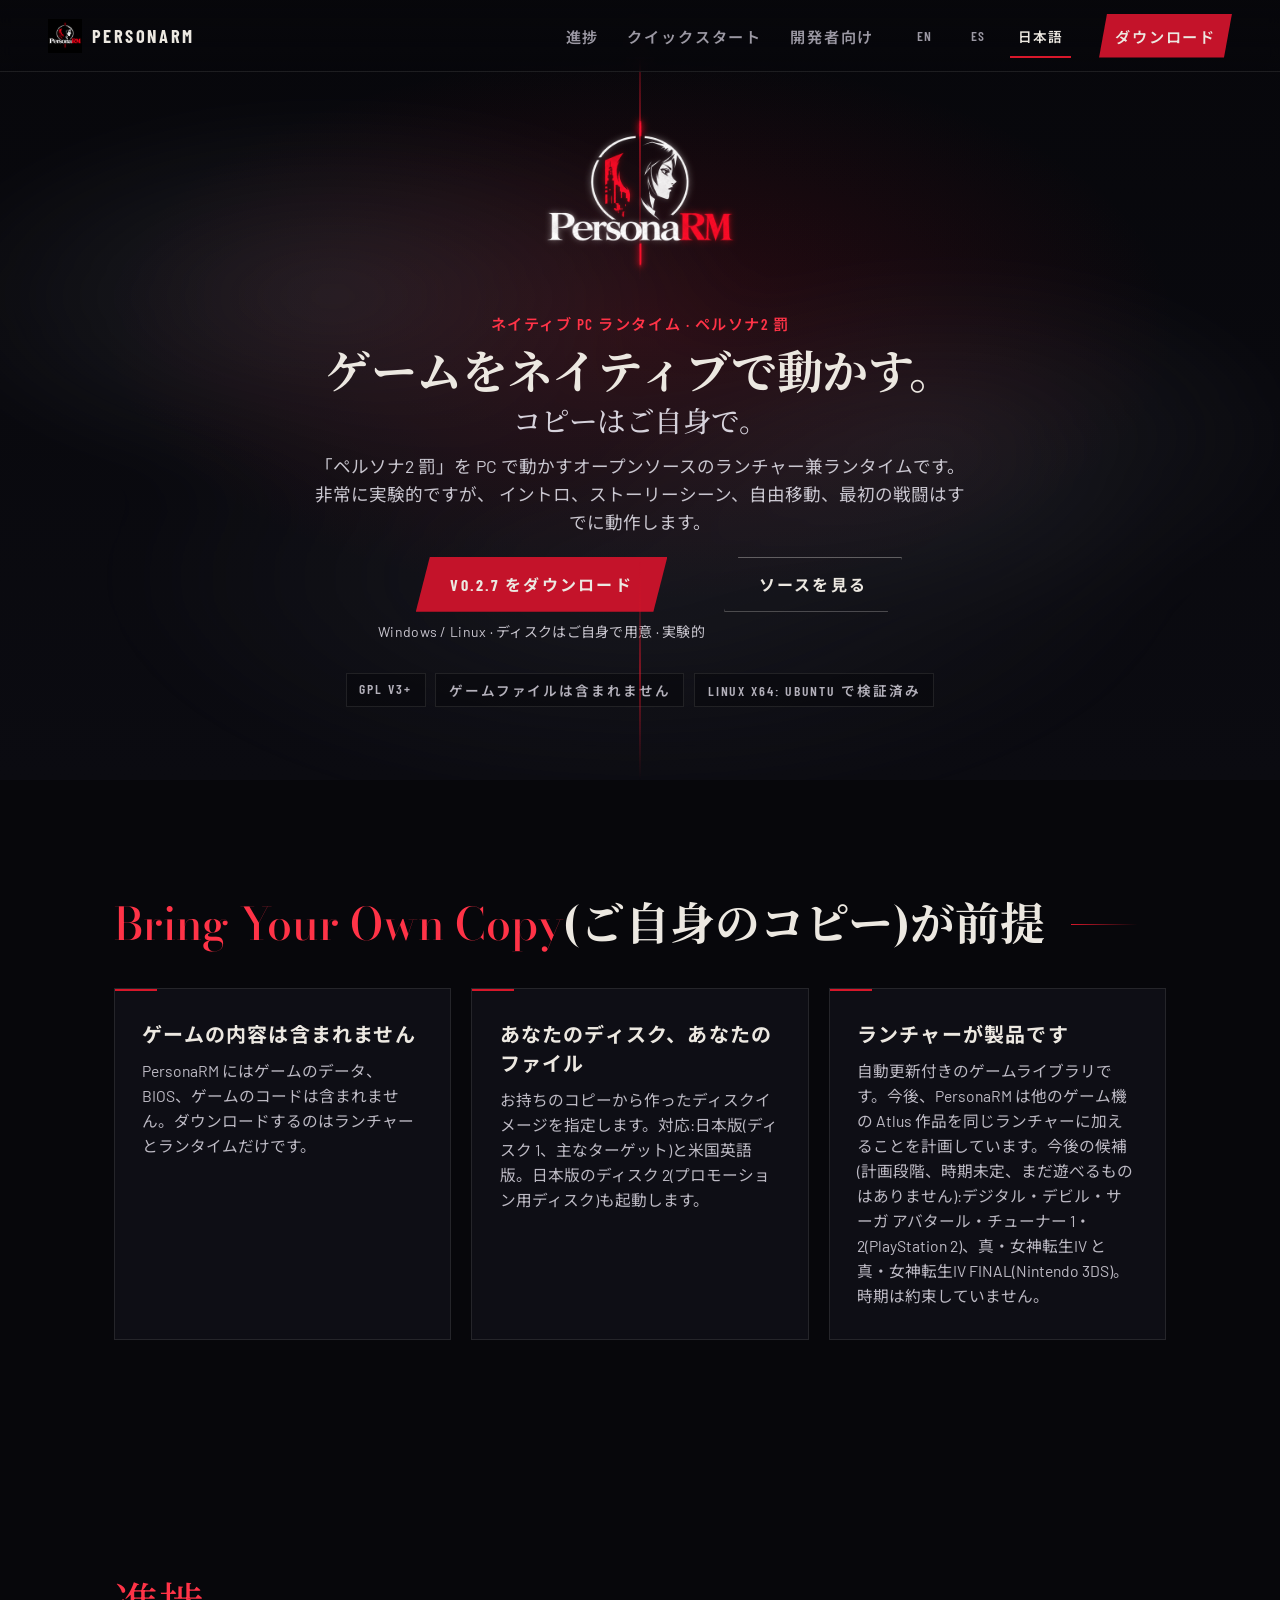
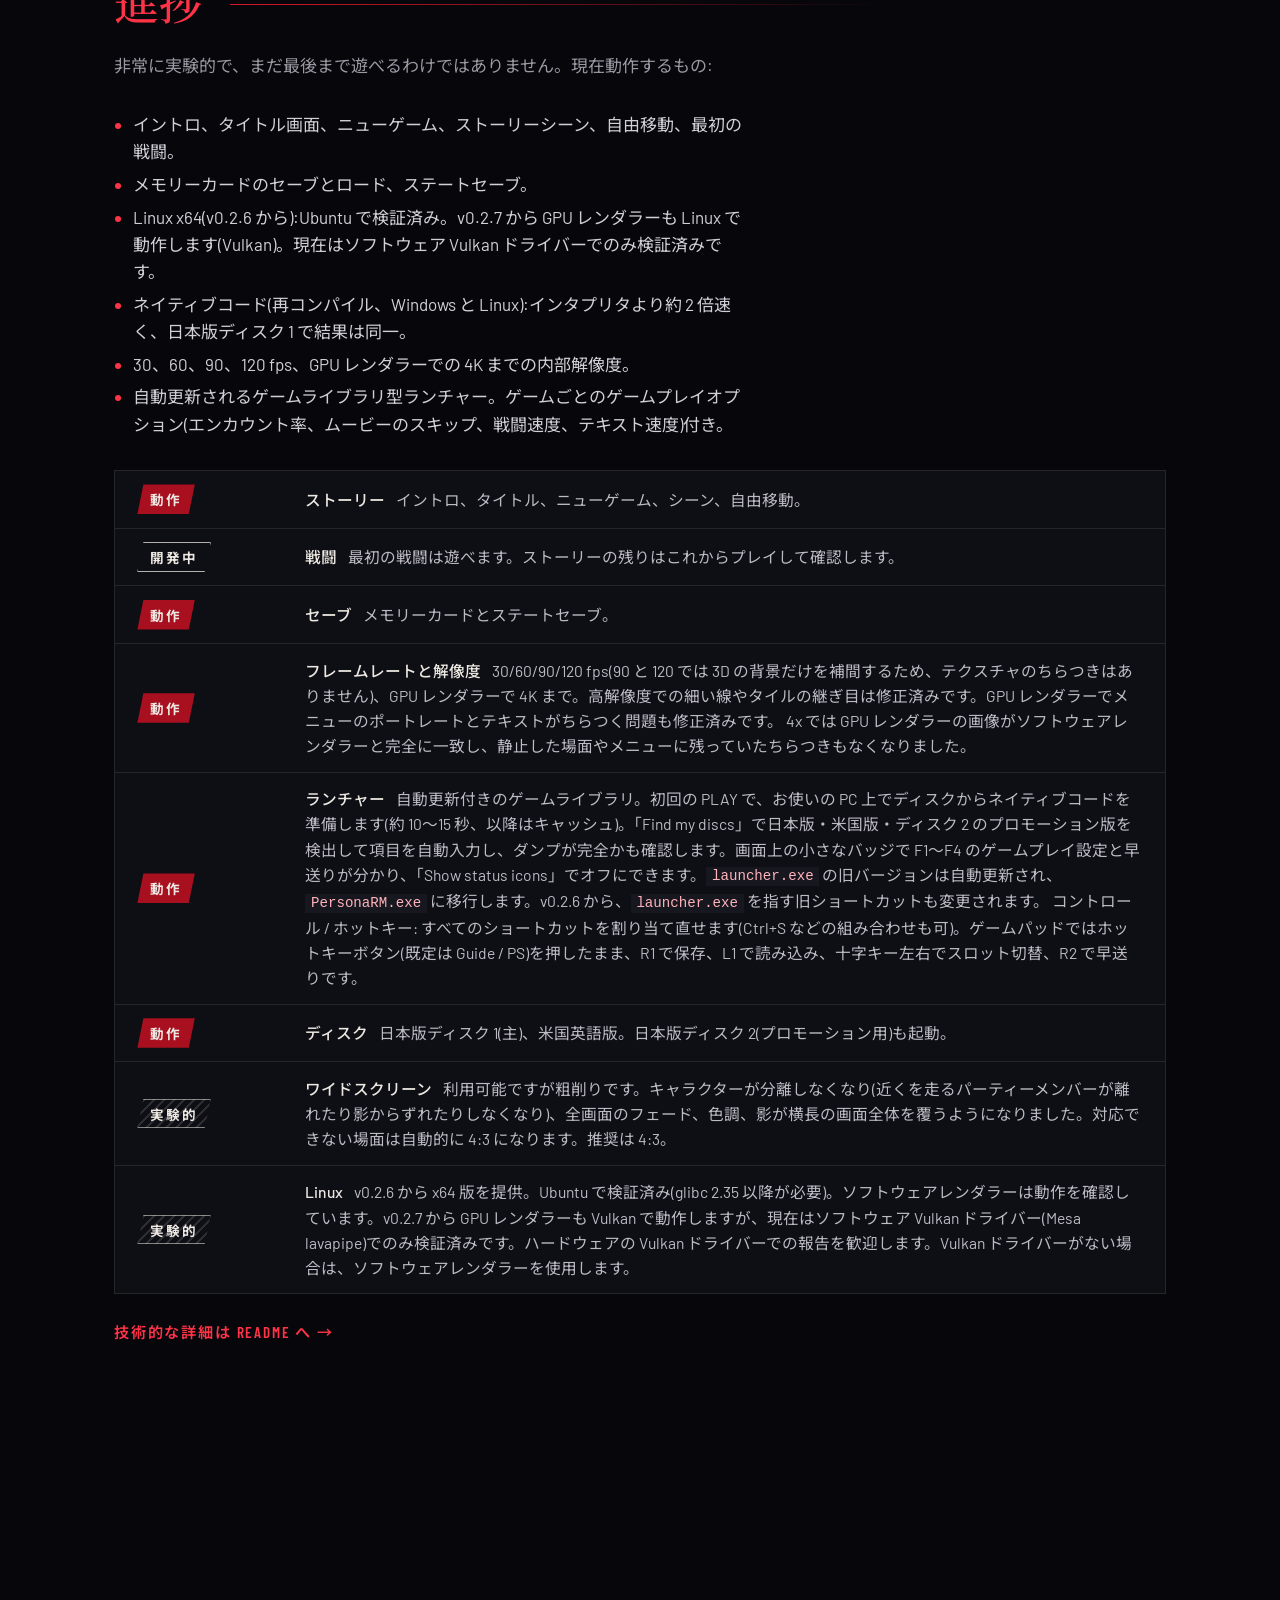
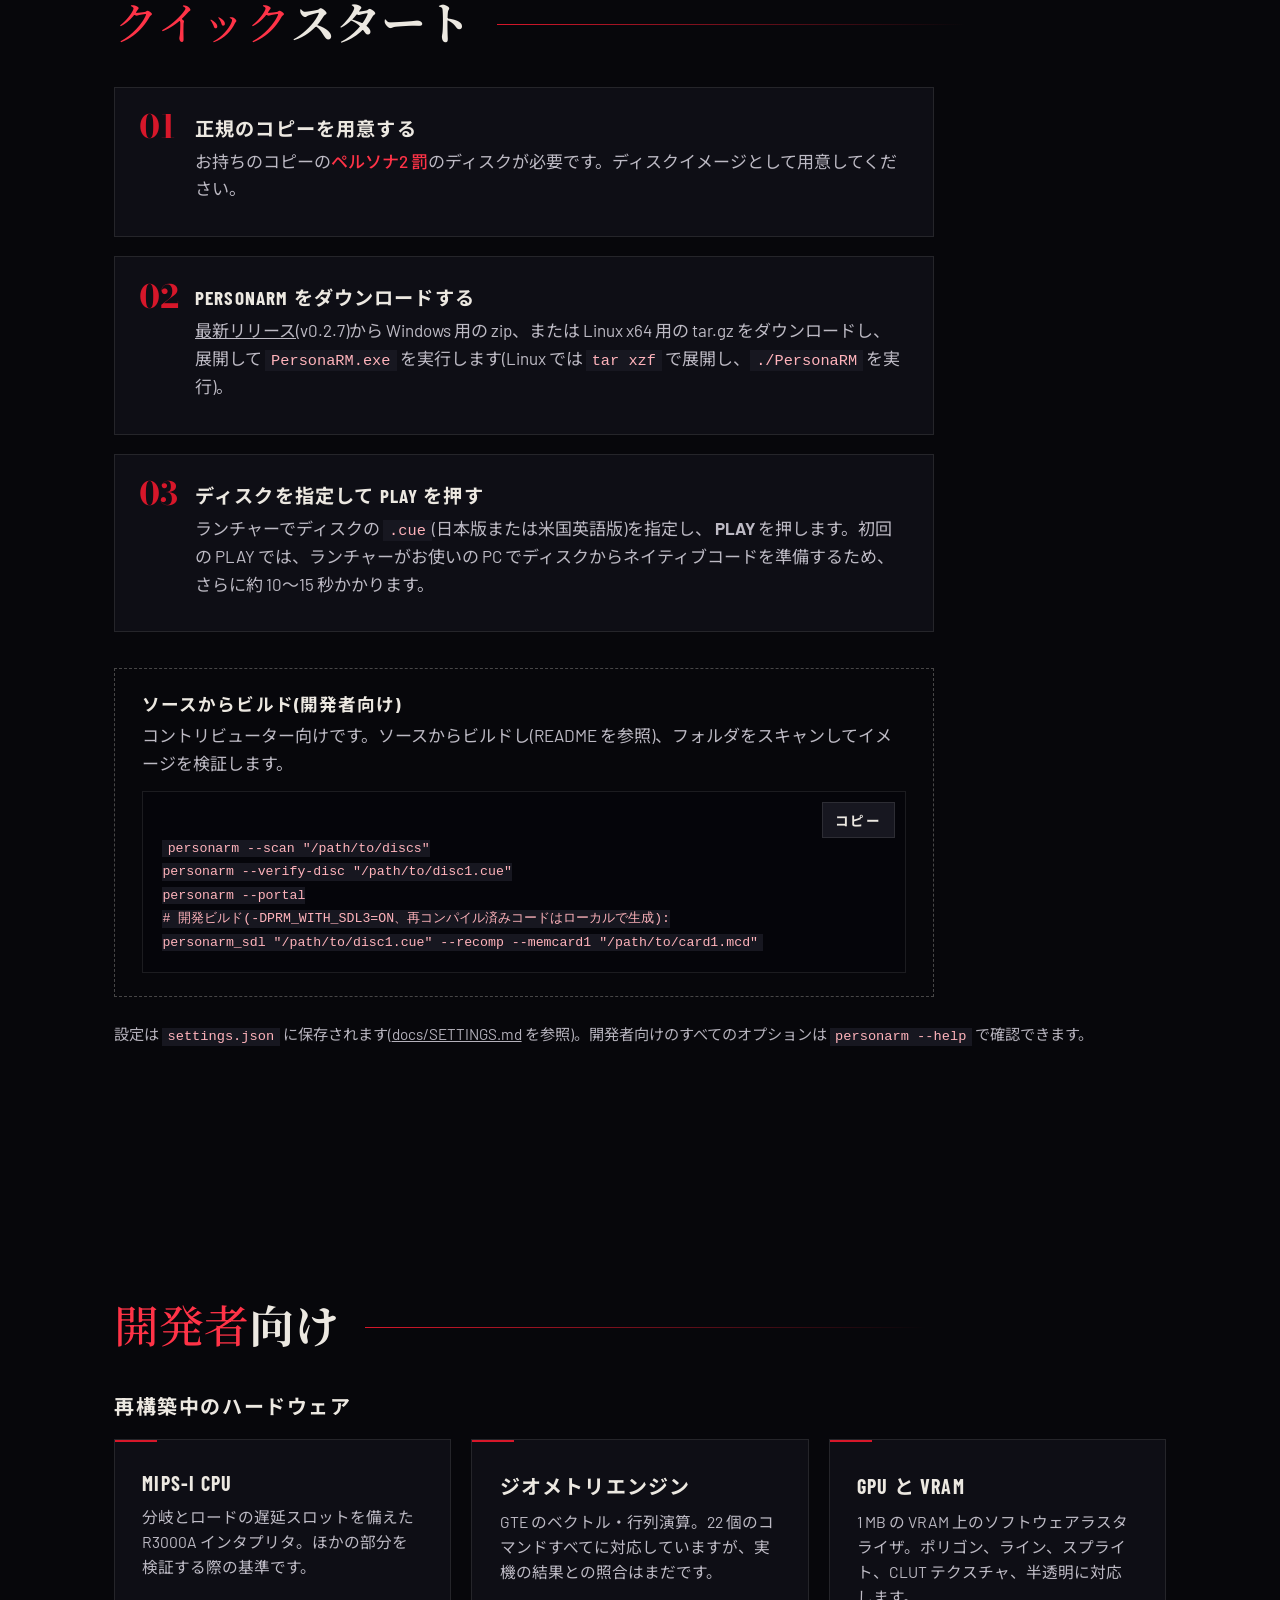
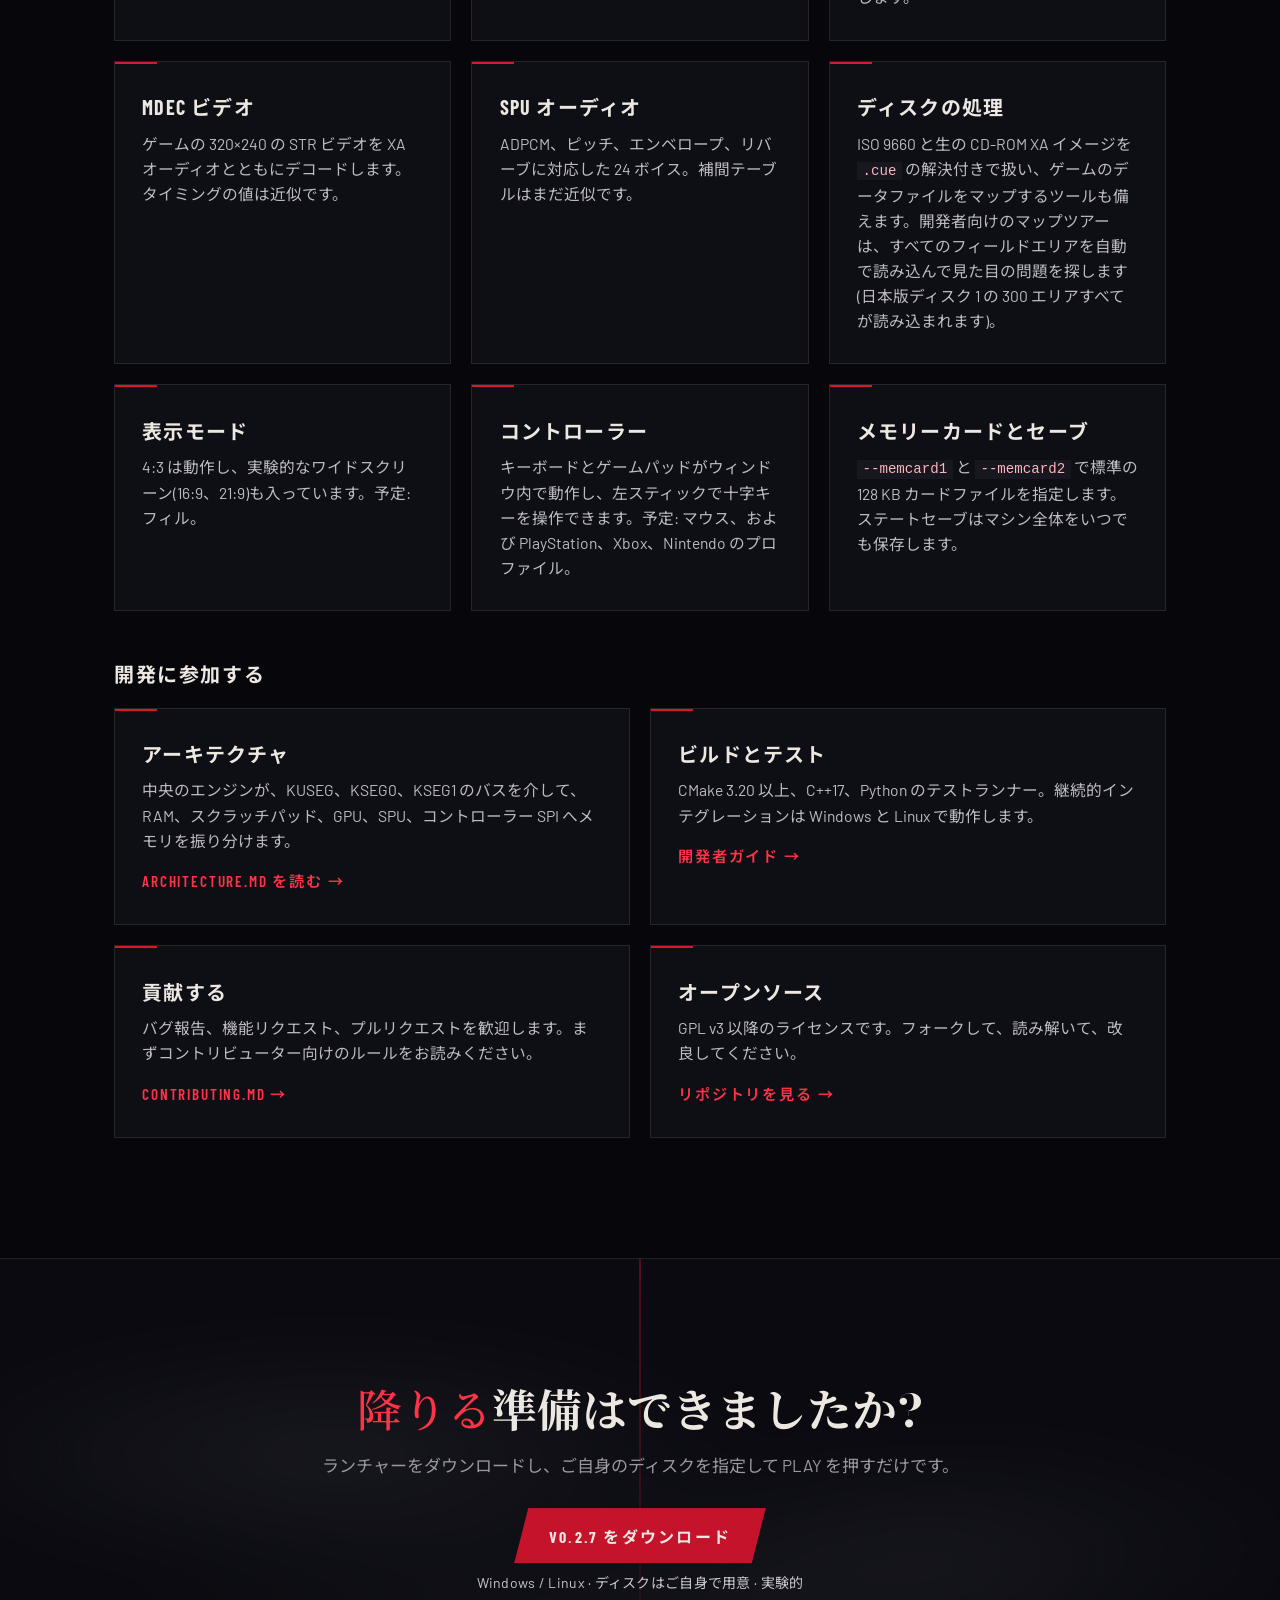
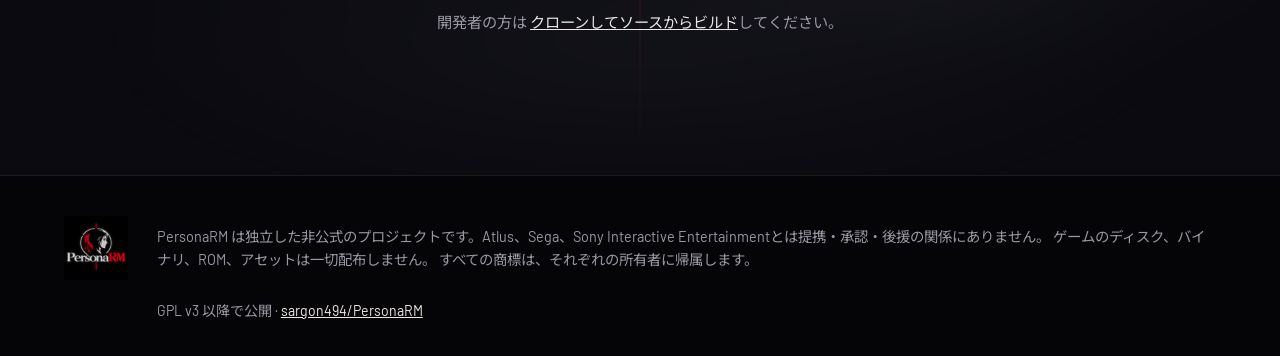
<file: site/ja/index.html>
<!DOCTYPE html>
<html lang="ja">

<head>
    <meta charset="UTF-8" />
    <meta name="viewport" content="width=device-width, initial-scale=1" />
    <title>PersonaRM — 「ペルソナ2 罰」向けネイティブランタイム</title>
    <meta name="description"
        content="PersonaRM は「ペルソナ2 罰」(Persona 2: Eternal Punishment)向けのオープンソースのネイティブ PC ランタイム兼ランチャーです。ゲームはご自身のコピーをご用意ください。" />
    <meta name="theme-color" content="#07070b" />
    <link rel="icon" href="../assets/logo-96.png" />
    <link rel="canonical" href="https://sargon494.github.io/PersonaRM/ja/" />
    <meta property="og:type" content="website" />
    <meta property="og:url" content="https://sargon494.github.io/PersonaRM/ja/" />
    <meta property="og:locale" content="ja_JP" />
    <meta property="og:title" content="PersonaRM" />
    <meta property="og:description"
        content="「ペルソナ2 罰」向けネイティブ PC ランタイム。ゲームはご自身のコピーをご用意ください。" />
    <meta property="og:image" content="https://sargon494.github.io/PersonaRM/assets/logo.png" />
    <meta name="twitter:card" content="summary" />
    <meta name="twitter:title" content="PersonaRM" />
    <meta name="twitter:description"
        content="「ペルソナ2 罰」向けネイティブ PC ランタイム。ゲームはご自身のコピーをご用意ください。" />
    <meta name="twitter:image" content="https://sargon494.github.io/PersonaRM/assets/logo.png" />
    <link rel="preconnect" href="https://fonts.googleapis.com" />
    <link rel="preconnect" href="https://fonts.gstatic.com" crossorigin />
    <link
        href="https://fonts.googleapis.com/css2?family=Bodoni+Moda:opsz,wght@6..96,500;6..96,700&family=Barlow+Condensed:wght@500;600;700&family=Barlow:wght@400;500&display=swap"
        rel="stylesheet" />
    <link rel="alternate" hreflang="en" href="https://sargon494.github.io/PersonaRM/" />
    <link rel="alternate" hreflang="es" href="https://sargon494.github.io/PersonaRM/es/" />
    <link rel="alternate" hreflang="ja" href="https://sargon494.github.io/PersonaRM/ja/" />
    <link rel="alternate" hreflang="x-default" href="https://sargon494.github.io/PersonaRM/" />
    <link
        href="https://fonts.googleapis.com/css2?family=Noto+Sans+JP:wght@400;500;700&family=Noto+Serif+JP:wght@500;700&display=swap"
        rel="stylesheet" />
    <link rel="stylesheet" href="../styles.css" />
</head>

<body>

    <a class="skip" href="#main">本文へスキップ</a>

    <header class="topbar">
        <a class="brand" href="#top" aria-label="PersonaRM ホーム">
            <img src="../assets/logo-96.png" alt="" width="34" height="34" />
            <span>PersonaRM</span>
        </a>
        <nav aria-label="メインメニュー">
            <span class="links">
                <a href="#status">進捗</a>
                <a href="#start">クイックスタート</a>
                <a href="#developers">開発者向け</a>
            </span>
            <span class="lang" role="group" aria-label="言語">
                <a class="lang-link" href="../index.html" hreflang="en" lang="en">EN</a>
                <a class="lang-link" href="../es/index.html" hreflang="es" lang="es">ES</a>
                <a class="lang-link" href="index.html" hreflang="ja" lang="ja" aria-current="true">日本語</a>
            </span>
            <a class="nav-cta" href="https://github.com/sargon494/PersonaRM/releases/latest">ダウンロード</a>
        </nav>
    </header>

    <main id="main">

        <!-- HERO -->
        <section class="hero" id="top">
            <div class="smoke" aria-hidden="true"></div>
            <div class="hero-inner">
                <img class="hero-logo" src="../assets/logo-480.png" alt="PersonaRM のロゴ" width="480" height="480" />
                <p class="eyebrow">ネイティブ PC ランタイム · ペルソナ2 罰</p>
                <h1><span class="l1">ゲームをネイティブで動かす。</span> <span class="l2">コピーはご自身で。</span></h1>
                <p class="lead">
                    「ペルソナ2 罰」を PC で動かすオープンソースのランチャー兼ランタイムです。非常に実験的ですが、
                    イントロ、ストーリーシーン、自由移動、最初の戦闘はすでに動作します。
                </p>
                <div class="actions">
                    <div class="dl">
                        <a class="btn btn-primary" href="https://github.com/sargon494/PersonaRM/releases/latest">v0.2.7 をダウンロード</a>
                        <small>Windows / Linux · ディスクはご自身で用意 · 実験的</small>
                    </div>
                    <a class="btn" href="https://github.com/sargon494/PersonaRM">ソースを見る</a>
                </div>
                <ul class="chips" aria-label="プロジェクトの概要">
                    <li>GPL v3+</li>
                    <li>ゲームファイルは含まれません</li>
                    <li>Linux x64: Ubuntu で検証済み</li>
                </ul>
            </div>
        </section>

        <!-- PRINCIPLES -->
        <section class="section principles" aria-labelledby="principles-title">
            <header class="section-head reveal">
                <h2 id="principles-title"><em>Bring Your Own Copy</em>(ご自身のコピー)が前提</h2>
            </header>
            <div class="grid three">
                <article class="card reveal">
                    <h3>ゲームの内容は含まれません</h3>
                    <p>PersonaRM にはゲームのデータ、BIOS、ゲームのコードは含まれません。ダウンロードするのはランチャーとランタイムだけです。</p>
                </article>
                <article class="card reveal">
                    <h3>あなたのディスク、あなたのファイル</h3>
                    <p>お持ちのコピーから作ったディスクイメージを指定します。対応:日本版(ディスク 1、主なターゲット)と米国英語版。日本版のディスク 2(プロモーション用ディスク)も起動します。</p>
                </article>
                <article class="card reveal">
                    <h3>ランチャーが製品です</h3>
                    <p>自動更新付きのゲームライブラリです。今後、PersonaRM は他のゲーム機の Atlus 作品を同じランチャーに加えることを計画しています。今後の候補(計画段階、時期未定、まだ遊べるものはありません):デジタル・デビル・サーガ アバタール・チューナー 1・2(PlayStation 2)、真・女神転生IV と 真・女神転生IV FINAL(Nintendo 3DS)。時期は約束していません。</p>
                </article>
            </div>
        </section>

        <!-- STATUS -->
        <section class="section" id="status" aria-labelledby="status-title">
            <header class="section-head reveal">
                <h2 id="status-title"><em>進捗</em></h2>
            </header>
            <p class="intro reveal">非常に実験的で、まだ最後まで遊べるわけではありません。現在動作するもの:</p>
            <ul class="today reveal">
                <li>イントロ、タイトル画面、ニューゲーム、ストーリーシーン、自由移動、最初の戦闘。</li>
                <li>メモリーカードのセーブとロード、ステートセーブ。</li>
                <li>Linux x64(v0.2.6 から):Ubuntu で検証済み。v0.2.7 から GPU レンダラーも Linux で動作します(Vulkan)。現在はソフトウェア Vulkan ドライバーでのみ検証済みです。</li>
                <li>ネイティブコード(再コンパイル、Windows と Linux):インタプリタより約 2 倍速く、日本版ディスク 1 で結果は同一。</li>
                <li>30、60、90、120 fps、GPU レンダラーでの 4K までの内部解像度。</li>
                <li>自動更新されるゲームライブラリ型ランチャー。ゲームごとのゲームプレイオプション(エンカウント率、ムービーのスキップ、戦闘速度、テキスト速度)付き。</li>
            </ul>
            <ul class="status-list reveal" aria-label="項目別の進捗">
                <li><span class="chip works">動作</span>
                    <p><strong>ストーリー</strong> イントロ、タイトル、ニューゲーム、シーン、自由移動。</p>
                </li>
                <li><span class="chip progress">開発中</span>
                    <p><strong>戦闘</strong> 最初の戦闘は遊べます。ストーリーの残りはこれからプレイして確認します。</p>
                </li>
                <li><span class="chip works">動作</span>
                    <p><strong>セーブ</strong> メモリーカードとステートセーブ。</p>
                </li>
                <li><span class="chip works">動作</span>
                    <p><strong>フレームレートと解像度</strong> 30/60/90/120 fps(90 と 120 では 3D の背景だけを補間するため、テクスチャのちらつきはありません)、GPU レンダラーで 4K まで。高解像度での細い線やタイルの継ぎ目は修正済みです。GPU レンダラーでメニューのポートレートとテキストがちらつく問題も修正済みです。 4x では GPU レンダラーの画像がソフトウェアレンダラーと完全に一致し、静止した場面やメニューに残っていたちらつきもなくなりました。</p>
                </li>
                <li><span class="chip works">動作</span>
                    <p><strong>ランチャー</strong> 自動更新付きのゲームライブラリ。初回の PLAY で、お使いの PC 上でディスクからネイティブコードを準備します(約 10〜15 秒、以降はキャッシュ)。「Find my discs」で日本版・米国版・ディスク 2 のプロモーション版を検出して項目を自動入力し、ダンプが完全かも確認します。画面上の小さなバッジで F1〜F4 のゲームプレイ設定と早送りが分かり、「Show status icons」でオフにできます。<code>launcher.exe</code> の旧バージョンは自動更新され、<code>PersonaRM.exe</code> に移行します。v0.2.6 から、<code>launcher.exe</code> を指す旧ショートカットも変更されます。 コントロール / ホットキー: すべてのショートカットを割り当て直せます(Ctrl+S などの組み合わせも可)。ゲームパッドではホットキーボタン(既定は Guide / PS)を押したまま、R1 で保存、L1 で読み込み、十字キー左右でスロット切替、R2 で早送りです。</p>
                </li>
                <li><span class="chip works">動作</span>
                    <p><strong>ディスク</strong> 日本版ディスク 1(主)、米国英語版。日本版ディスク 2(プロモーション用)も起動。</p>
                </li>
                <li><span class="chip experimental">実験的</span>
                    <p><strong>ワイドスクリーン</strong> 利用可能ですが粗削りです。キャラクターが分離しなくなり(近くを走るパーティーメンバーが離れたり影からずれたりしなくなり)、全画面のフェード、色調、影が横長の画面全体を覆うようになりました。対応できない場面は自動的に 4:3 になります。推奨は 4:3。</p>
                </li>
                <li><span class="chip experimental">実験的</span>
                    <p><strong>Linux</strong> v0.2.6 から x64 版を提供。Ubuntu で検証済み(glibc 2.35 以降が必要)。ソフトウェアレンダラーは動作を確認しています。v0.2.7 から GPU レンダラーも Vulkan で動作しますが、現在はソフトウェア Vulkan ドライバー(Mesa lavapipe)でのみ検証済みです。ハードウェアの Vulkan ドライバーでの報告を歓迎します。Vulkan ドライバーがない場合は、ソフトウェアレンダラーを使用します。</p>
                </li>
            </ul>
            <p class="fine reveal"><a class="link" href="https://github.com/sargon494/PersonaRM#readme">技術的な詳細は
                    README へ →</a></p>
        </section>

        <!-- QUICK START -->
        <section class="section" id="start" aria-labelledby="start-title">
            <header class="section-head reveal">
                <h2 id="start-title"><em>クイック</em>スタート</h2>
            </header>
            <ol class="steps">
                <li class="reveal">
                    <h3>正規のコピーを用意する</h3>
                    <p>お持ちのコピーの<em>ペルソナ2 罰</em>のディスクが必要です。ディスクイメージとして用意してください。</p>
                </li>
                <li class="reveal">
                    <h3>PersonaRM をダウンロードする</h3>
                    <p><a href="https://github.com/sargon494/PersonaRM/releases/latest">最新リリース</a>(v0.2.7)から
                        Windows 用の zip、または Linux x64 用の tar.gz をダウンロードし、展開して <code>PersonaRM.exe</code> を実行します(Linux では <code>tar xzf</code> で展開し、<code>./PersonaRM</code> を実行)。</p>
                </li>
                <li class="reveal">
                    <h3>ディスクを指定して PLAY を押す</h3>
                    <p>ランチャーでディスクの <code>.cue</code>(日本版または米国英語版)を指定し、
                        <strong>PLAY</strong> を押します。初回の PLAY では、ランチャーがお使いの PC でディスクからネイティブコードを準備するため、さらに約 10〜15 秒かかります。</p>
                </li>
            </ol>
            <div class="devblock reveal">
                <h3>ソースからビルド(開発者向け)</h3>
                <p>コントリビューター向けです。ソースからビルドし(README を参照)、フォルダをスキャンしてイメージを検証します。</p>
                <div class="code">
                    <pre><code>personarm --scan "/path/to/discs"
personarm --verify-disc "/path/to/disc1.cue"
personarm --portal
# 開発ビルド(-DPRM_WITH_SDL3=ON、再コンパイル済みコードはローカルで生成):
personarm_sdl "/path/to/disc1.cue" --recomp --memcard1 "/path/to/card1.mcd"</code></pre>
                    <button class="copy" type="button" aria-label="コマンドをコピー" data-copied="コピーしました"
                        data-failed="失敗: 選択してコピー">コピー</button>
                </div>
            </div>
            <p class="fine reveal">設定は <code>settings.json</code> に保存されます(<a
                    href="https://github.com/sargon494/PersonaRM/blob/main/docs/SETTINGS.md">docs/SETTINGS.md</a>
                を参照)。開発者向けのすべてのオプションは <code>personarm --help</code> で確認できます。</p>
        </section>

        <!-- DEVELOPERS -->
        <section class="section" id="developers" aria-labelledby="dev-title">
            <header class="section-head reveal">
                <h2 id="dev-title"><em>開発者</em>向け</h2>
            </header>
            <h3 class="sub reveal">再構築中のハードウェア</h3>
            <div class="grid features">
                <article class="feature reveal">
                    <h3>MIPS-I CPU</h3>
                    <p>分岐とロードの遅延スロットを備えた R3000A インタプリタ。ほかの部分を検証する際の基準です。</p>
                </article>
                <article class="feature reveal">
                    <h3>ジオメトリエンジン</h3>
                    <p>GTE のベクトル・行列演算。22 個のコマンドすべてに対応していますが、実機の結果との照合はまだです。</p>
                </article>
                <article class="feature reveal">
                    <h3>GPU と VRAM</h3>
                    <p>1 MB の VRAM 上のソフトウェアラスタライザ。ポリゴン、ライン、スプライト、CLUT テクスチャ、半透明に対応します。</p>
                </article>
                <article class="feature reveal">
                    <h3>MDEC ビデオ</h3>
                    <p>ゲームの 320×240 の STR ビデオを XA オーディオとともにデコードします。タイミングの値は近似です。</p>
                </article>
                <article class="feature reveal">
                    <h3>SPU オーディオ</h3>
                    <p>ADPCM、ピッチ、エンベロープ、リバーブに対応した 24 ボイス。補間テーブルはまだ近似です。</p>
                </article>
                <article class="feature reveal">
                    <h3>ディスクの処理</h3>
                    <p>ISO 9660 と生の CD-ROM XA イメージを <code>.cue</code> の解決付きで扱い、ゲームのデータファイルをマップするツールも備えます。開発者向けのマップツアーは、すべてのフィールドエリアを自動で読み込んで見た目の問題を探します(日本版ディスク 1 の 300 エリアすべてが読み込まれます)。</p>
                </article>
                <article class="feature reveal">
                    <h3>表示モード</h3>
                    <p>4:3 は動作し、実験的なワイドスクリーン(16:9、21:9)も入っています。予定: フィル。</p>
                </article>
                <article class="feature reveal">
                    <h3>コントローラー</h3>
                    <p>キーボードとゲームパッドがウィンドウ内で動作し、左スティックで十字キーを操作できます。予定: マウス、および PlayStation、Xbox、Nintendo のプロファイル。</p>
                </article>
                <article class="feature reveal">
                    <h3>メモリーカードとセーブ</h3>
                    <p><code>--memcard1</code> と <code>--memcard2</code> で標準の 128 KB カードファイルを指定します。ステートセーブはマシン全体をいつでも保存します。</p>
                </article>
            </div>
            <h3 class="sub reveal">開発に参加する</h3>
            <div class="grid two">
                <article class="card reveal">
                    <h3>アーキテクチャ</h3>
                    <p>中央のエンジンが、KUSEG、KSEG0、KSEG1 のバスを介して、RAM、スクラッチパッド、GPU、SPU、コントローラー SPI へメモリを振り分けます。</p>
                    <a class="link" href="https://github.com/sargon494/PersonaRM/blob/main/ARCHITECTURE.md">ARCHITECTURE.md を読む →</a>
                </article>
                <article class="card reveal">
                    <h3>ビルドとテスト</h3>
                    <p>CMake 3.20 以上、C++17、Python のテストランナー。継続的インテグレーションは Windows と Linux で動作します。</p>
                    <a class="link"
                        href="https://github.com/sargon494/PersonaRM/blob/main/docs/DEVELOPER_GUIDE.md">開発者ガイド →</a>
                </article>
                <article class="card reveal">
                    <h3>貢献する</h3>
                    <p>バグ報告、機能リクエスト、プルリクエストを歓迎します。まずコントリビューター向けのルールをお読みください。</p>
                    <a class="link"
                        href="https://github.com/sargon494/PersonaRM/blob/main/CONTRIBUTING.md">CONTRIBUTING.md →</a>
                </article>
                <article class="card reveal">
                    <h3>オープンソース</h3>
                    <p>GPL v3 以降のライセンスです。フォークして、読み解いて、改良してください。</p>
                    <a class="link" href="https://github.com/sargon494/PersonaRM">リポジトリを見る →</a>
                </article>
            </div>
        </section>

        <!-- CTA -->
        <section class="cta reveal">
            <div class="smoke" aria-hidden="true"></div>
            <h2><em>降りる</em>準備はできましたか?</h2>
            <p>ランチャーをダウンロードし、ご自身のディスクを指定して PLAY を押すだけです。</p>
            <div class="dl">
                <a class="btn btn-primary" href="https://github.com/sargon494/PersonaRM/releases/latest">v0.2.7 をダウンロード</a>
                <small>Windows / Linux · ディスクはご自身で用意 · 実験的</small>
            </div>
            <p class="dev-note">開発者の方は <a href="https://github.com/sargon494/PersonaRM">クローンしてソースからビルド</a>してください。</p>
        </section>

    </main>

    <footer class="footer">
        <div class="footer-inner">
            <img src="../assets/logo-192.png" alt="" width="64" height="64" />
            <p class="legal">
                PersonaRM は独立した非公式のプロジェクトです。Atlus、Sega、Sony Interactive Entertainmentとは提携・承認・後援の関係にありません。
                ゲームのディスク、バイナリ、ROM、アセットは一切配布しません。
                すべての商標は、それぞれの所有者に帰属します。
            </p>
            <p class="license">GPL v3 以降で公開 · <a
                    href="https://github.com/sargon494/PersonaRM">sargon494/PersonaRM</a></p>
        </div>
    </footer>

    <script src="../main.js"></script>
</body>

</html>
</file>
<file: site/styles.css>
/* PersonaRM — visual language inspired by Persona 2: Eternal Punishment:
   high-contrast black and crimson, angular cuts, serif display type, smoke. */

:root {
    --ink: #07070b;
    --ink-2: #0e0e15;
    --ink-3: #171720;
    --paper: #ece8e1;
    --muted: #9b98a3;
    --line: rgba(236, 232, 225, 0.10);
    --red: #d7172a;
    --red-hi: #ff3347;
    --red-deep: #6e0b14;
    --red-btn: #c4132a; /* paper text on this is 4.95:1 (on --red it was 4.25:1) */
    --ease: cubic-bezier(0.16, 1, 0.3, 1);
    --cut: polygon(14px 0, 100% 0, calc(100% - 14px) 100%, 0 100%);
    --display: "Bodoni Moda", "Didot", "Times New Roman", serif;
    --ui: "Barlow Condensed", "Arial Narrow", Arial, sans-serif;
    --body: "Barlow", system-ui, -apple-system, "Segoe UI", sans-serif;
}

* {
    box-sizing: border-box;
}

html {
    scroll-behavior: smooth;
    scroll-padding-top: 84px;
}

body {
    margin: 0;
    background: var(--ink);
    color: var(--paper);
    font: 400 1.0625rem/1.6 var(--body);
    -webkit-font-smoothing: antialiased;
    overflow-x: hidden;
}

img {
    max-width: 100%;
    display: block;
}

a {
    color: inherit;
}

code,
pre {
    font-family: ui-monospace, "SFMono-Regular", Consolas, monospace;
}

code {
    background: var(--ink-3);
    padding: .1em .4em;
    color: #ffb3bb;
    font-size: .9em;
}

em {
    font-style: italic;
    color: var(--red-hi);
    font-weight: 500;
}

:focus-visible {
    outline: 2px solid var(--red-hi);
    outline-offset: 3px;
}

.skip {
    position: absolute;
    left: -9999px;
    top: 0;
    background: var(--red);
    color: #fff;
    padding: .5rem 1rem;
    z-index: 100;
}

.skip:focus {
    left: 1rem;
    top: 1rem;
}

/* ---------- Top bar ---------- */
.topbar {
    position: fixed;
    inset: 0 0 auto 0;
    z-index: 50;
    display: flex;
    justify-content: space-between;
    align-items: center;
    padding: .85rem clamp(1.25rem, 4vw, 3rem);
    background: linear-gradient(to bottom, rgba(7, 7, 11, .95), rgba(7, 7, 11, .6));
    backdrop-filter: blur(8px);
    border-bottom: 1px solid var(--line);
}

.brand {
    display: flex;
    align-items: center;
    gap: .6rem;
    text-decoration: none;
    font: 700 1.15rem var(--ui);
    letter-spacing: .14em;
    text-transform: uppercase;
}

.brand img {
    width: 34px;
    height: 34px;
    object-fit: contain;
}

.topbar nav {
    display: flex;
    gap: clamp(.9rem, 2.2vw, 2rem);
    align-items: center;
}

.topbar nav a {
    font: 600 .95rem var(--ui);
    letter-spacing: .12em;
    text-transform: uppercase;
    text-decoration: none;
    color: var(--muted);
    transition: color .2s;
}

.topbar nav a:hover {
    color: var(--paper);
}

.topbar .nav-cta {
    color: var(--paper);
    background: var(--red-btn);
    padding: .5rem 1rem;
    clip-path: polygon(8px 0, 100% 0, calc(100% - 8px) 100%, 0 100%);
}

.topbar .nav-cta:hover {
    background: #a80f1f; /* darker, not lighter: white on --red-hi was 3.6:1 */
}

@media (max-width: 680px) {
    .topbar {
        flex-wrap: wrap;
        row-gap: 0;
        padding-block: .4rem 0;
    }

    .topbar nav {
        display: contents;
    }

    /* compact anchor row under the brand row */
    .topbar .links {
        order: 4;
        flex-basis: 100%;
        justify-content: space-between;
        border-top: 1px solid var(--line);
        margin-top: .35rem;
        padding-top: .1rem;
    }

    .topbar .links a {
        min-height: 44px;
        display: inline-flex;
        align-items: center;
        font-size: .9rem;
    }

    .topbar .lang {
        gap: .1rem;
        margin-left: auto;
    }

    html {
        scroll-padding-top: 120px;
    }

    .hero {
        padding-top: 7.5rem;
    }
}

@media (max-width: 480px) {
    .brand span {
        display: none; /* the logo link keeps its aria-label; frees room for the language switcher */
    }

    .topbar {
        padding-inline: 1rem;
    }

    .topbar .nav-cta {
        padding-inline: .7rem;
        letter-spacing: .04em;
        margin-left: .4rem;
    }

    .topbar nav .lang-link {
        min-width: 40px;
        padding-inline: .3rem;
    }
}

.topbar .links {
    display: flex;
    gap: clamp(.9rem, 2.2vw, 2rem);
}

.topbar .lang {
    display: flex;
    gap: .6rem;
}

.topbar nav .lang-link {
    font-size: .85rem;
    letter-spacing: .08em;
    min-height: 44px; /* tap target */
    min-width: 44px;
    padding-inline: .5rem;
    display: inline-flex;
    align-items: center;
    justify-content: center;
}

.topbar nav .lang-link[aria-current] {
    color: var(--paper);
    box-shadow: inset 0 -2px 0 var(--red);
}

.topbar .nav-cta {
    min-height: 44px;
    display: inline-flex;
    align-items: center;
}

/* Japanese: the Latin faces have no kana/kanji; the page loads Noto JP only on /ja/ */
:lang(ja) {
    --display: "Bodoni Moda", "Noto Serif JP", "Yu Mincho", serif;
    --ui: "Barlow Condensed", "Noto Sans JP", "Yu Gothic", sans-serif;
    --body: "Barlow", "Noto Sans JP", system-ui, "Yu Gothic", sans-serif;
}

:lang(ja) .eyebrow {
    letter-spacing: .1em;
}

:lang(ja) em {
    font-style: normal;
}

/* ---------- Hero ---------- */
.hero {
    position: relative;
    min-height: min(100vh, 780px);
    display: grid;
    place-items: center;
    padding: 5rem 1.5rem 3.5rem;
    overflow: hidden;
    isolation: isolate;
    background:
        radial-gradient(60% 50% at 50% 42%, rgba(215, 23, 42, .16), transparent 70%),
        linear-gradient(180deg, #07070b 0%, #0b0b11 100%);
}

.hero::before,
.hero::after {
    /* the red vertical rule from the logo, running off the top and bottom edges */
    content: "";
    position: absolute;
    left: 50%;
    width: 2px;
    transform: translateX(-50%);
    transform-origin: top;
    background: linear-gradient(to bottom, transparent, var(--red), transparent);
    opacity: .55;
    pointer-events: none;
}

.hero::before {
    top: 0;
    height: 36%;
}

.hero::after {
    bottom: 0;
    height: 28%;
    transform-origin: bottom;
}

.smoke {
    position: absolute;
    inset: -10%;
    z-index: -1;
    pointer-events: none;
    opacity: .9;
    background:
        radial-gradient(40% 30% at 30% 40%, rgba(120, 120, 130, .22), transparent 70%),
        radial-gradient(35% 28% at 70% 55%, rgba(110, 110, 120, .18), transparent 70%),
        radial-gradient(50% 35% at 50% 70%, rgba(70, 70, 80, .25), transparent 70%);
    filter: blur(30px);
    animation: drift 18s ease-in-out infinite alternate;
}

@keyframes drift {
    from {
        transform: translate3d(-1%, 0, 0) scale(1);
    }

    to {
        transform: translate3d(1.5%, -1%, 0) scale(1.04);
    }
}

.hero-inner {
    max-width: 880px;
    text-align: center;
    display: grid;
    justify-items: center;
    gap: .9rem;
}

.hero-logo {
    width: min(200px, 52vw);
    height: auto;
    /* the PNG has an opaque black ground; screen keeps only the light artwork */
    mix-blend-mode: screen;
}

.eyebrow {
    font: 600 .95rem var(--ui);
    letter-spacing: .32em;
    text-transform: uppercase;
    color: var(--red-hi);
    margin: 0;
}

.hero h1 {
    font: 700 clamp(2.2rem, 5.2vw, 4.2rem)/1.06 var(--display);
    margin: 0;
    letter-spacing: -.01em;
}

.hero h1 span {
    display: block;
}

.hero h1 .l2 {
    color: #d6d2db;
    font-weight: 500;
    font-size: .62em;
    margin-top: .35em;
}

.lead {
    max-width: 66ch;
    color: #c9c6cf;
    font-size: 1.1rem;
    margin: 0;
}

.actions {
    display: flex;
    flex-wrap: wrap;
    gap: .9rem 1.2rem;
    justify-content: center;
    align-items: flex-start;
    margin-top: .4rem;
}

.dl {
    display: grid;
    justify-items: center;
    gap: .55rem;
}

.dl small {
    color: #c9c6cf;
    font-size: .875rem;
    letter-spacing: .02em;
}

.dev-note {
    font-size: .95rem;
}

.dev-note a {
    color: var(--paper);
}

.btn {
    display: inline-block;
    text-decoration: none;
    font: 700 1rem var(--ui);
    letter-spacing: .14em;
    text-transform: uppercase;
    padding: .9rem 2.1rem;
    color: var(--paper);
    border: 1px solid rgba(236, 232, 225, .35);
    clip-path: var(--cut);
    transition: background .25s, color .25s, border-color .25s, transform .25s;
}

.btn:hover {
    transform: translateY(-2px);
    border-color: var(--red-hi);
}

.btn-primary {
    background: var(--red-btn);
    border-color: var(--red-btn);
    color: var(--paper);
}

.btn-primary:hover {
    background: #a80f1f;
    border-color: var(--red-hi);
}

.chips {
    list-style: none;
    padding: 0;
    margin: 1rem 0 0;
    display: flex;
    flex-wrap: wrap;
    justify-content: center;
    gap: .6rem;
}

.chips li {
    font: 600 .85rem var(--ui);
    letter-spacing: .14em;
    text-transform: uppercase;
    color: #b4b1bb;
    border: 1px solid var(--line);
    padding: .35rem .8rem;
    background: rgba(7, 7, 11, .5);
}

/* ---------- Sections ---------- */
.section {
    padding: clamp(4.5rem, 10vw, 7.5rem) clamp(1.25rem, 5vw, 4rem);
    max-width: 1180px;
    margin: 0 auto;
}

.section-head {
    display: flex;
    align-items: baseline;
    gap: 1.1rem;
    margin-bottom: 2.4rem;
    position: relative;
}

.section-head::after {
    content: "";
    flex: 1;
    height: 1px;
    background: linear-gradient(to right, var(--red), transparent 70%);
    align-self: center;
    margin-left: .5rem;
}

.section-head h2,
.cta h2 {
    font: 700 clamp(1.9rem, 3.6vw, 2.8rem)/1.1 var(--display);
    margin: 0;
}

.intro {
    color: var(--muted);
    max-width: 64ch;
    margin: -1rem 0 2rem;
}

.grid {
    display: grid;
    gap: 1.25rem;
}

.grid.three {
    grid-template-columns: repeat(3, 1fr);
}

.grid.two {
    grid-template-columns: repeat(2, 1fr);
}

.grid.features {
    grid-template-columns: repeat(3, 1fr);
}

@media (max-width: 900px) {

    .grid.three,
    .grid.two,
    .grid.features {
        grid-template-columns: 1fr;
    }
}

@media (min-width: 681px) and (max-width: 900px) {
    .grid.features {
        grid-template-columns: repeat(2, 1fr);
    }
}

.card,
.feature {
    position: relative;
    background: var(--ink-2);
    padding: 1.9rem 1.7rem;
    border: 1px solid var(--line);
    transition: transform .3s ease, background .3s ease, border-color .3s ease;
}

.card::before,
.feature::before {
    content: "";
    position: absolute;
    top: 0;
    left: 0;
    width: 42px;
    height: 2px;
    background: var(--red);
    transition: width .35s ease;
}

.card:hover,
.feature:hover {
    transform: translateY(-3px);
    background: var(--ink-3);
    border-color: rgba(215, 23, 42, .45);
}

.card:hover::before,
.feature:hover::before {
    width: 100%;
}

.card h3,
.feature h3 {
    font: 700 1.25rem var(--ui);
    letter-spacing: .06em;
    text-transform: uppercase;
    margin: 0 0 .6rem;
}

.card p,
.feature p {
    margin: 0;
    color: #bdbac4;
    font-size: .98rem;
}

.card .link {
    display: inline-block;
    margin-top: 1rem;
    font: 600 .95rem var(--ui);
    letter-spacing: .12em;
    text-transform: uppercase;
    color: var(--red-hi);
    text-decoration: none;
}

.card .link:hover {
    text-decoration: underline;
}

/* ---------- Status ---------- */
.today {
    margin: 0 0 2rem;
    padding-left: 1.2rem;
    max-width: 64ch;
    color: #d2cfd8;
}

.today li {
    margin-bottom: .35rem;
}

.today li::marker {
    color: var(--red-hi);
}

.status-list {
    list-style: none;
    margin: 0;
    padding: 0;
    border: 1px solid var(--line);
    background: var(--ink-2);
}

.status-list li {
    display: grid;
    grid-template-columns: 9.5rem 1fr;
    gap: 1rem;
    align-items: center;
    padding: .85rem 1.4rem;
    border-top: 1px solid var(--line);
}

.status-list li:first-child {
    border-top: 0;
}

.status-list p {
    margin: 0;
    color: #bdbac4;
    font-size: .98rem;
}

.status-list strong {
    color: var(--paper);
    font-weight: 500;
    margin-right: .5rem;
}

.chip {
    position: relative;
    overflow: hidden;
    justify-self: start;
    font: 700 .85rem var(--ui);
    letter-spacing: .14em;
    text-transform: uppercase;
    padding: .3rem .8rem;
    clip-path: polygon(6px 0, 100% 0, calc(100% - 6px) 100%, 0 100%);
}

/* distinguished by fill vs outline vs hatched outline, and by the word itself */
.chip.works {
    background: #a80f1f;
    color: var(--paper);
}

.chip.progress {
    background: transparent;
    color: var(--paper);
    box-shadow: inset 0 0 0 1px var(--paper);
}

.chip.experimental {
    color: var(--paper);
    box-shadow: inset 0 0 0 1px rgba(236, 232, 225, .55);
    background-image: repeating-linear-gradient(135deg, transparent 0 5px, rgba(236, 232, 225, .14) 5px 7px);
}

.chip::after {
    content: "";
    position: absolute;
    inset: 0;
    background: linear-gradient(100deg, transparent 35%, rgba(255, 255, 255, .4) 50%, transparent 65%);
    transform: translateX(-130%);
    pointer-events: none;
}

.link {
    font: 600 .95rem var(--ui);
    letter-spacing: .12em;
    text-transform: uppercase;
    color: var(--red-hi);
    text-decoration: none;
}

.link:hover {
    text-decoration: underline;
}

@media (max-width: 680px) {
    .status-list li {
        grid-template-columns: 1fr;
        gap: .5rem;
        padding-inline: 1rem;
    }
}

/* ---------- Quick start ---------- */
.steps {
    list-style: none;
    counter-reset: step;
    padding: 0;
    margin: 0;
    display: grid;
    gap: 1.2rem;
    max-width: 820px;
}

.steps li {
    counter-increment: step;
    position: relative;
    background: var(--ink-2);
    border: 1px solid var(--line);
    padding: 1.6rem 1.7rem 1.6rem 5rem;
}

.steps li::before {
    content: counter(step, decimal-leading-zero);
    position: absolute;
    left: 1.5rem;
    top: 1.45rem;
    font: 700 2rem var(--display);
    color: var(--red);
    line-height: 1;
}

.steps h3 {
    font: 700 1.2rem var(--ui);
    letter-spacing: .06em;
    text-transform: uppercase;
    margin: 0 0 .4rem;
}

.steps p {
    margin: 0 0 .5rem;
    color: #bdbac4;
}

.devblock {
    max-width: 820px;
    margin-top: 2.2rem;
    padding: 1.4rem 1.7rem;
    border: 1px dashed rgba(236, 232, 225, .28);
}

.devblock h3 {
    font: 700 1.1rem var(--ui);
    letter-spacing: .06em;
    text-transform: uppercase;
    margin: 0 0 .4rem;
}

.devblock p {
    margin: 0;
    color: #bdbac4;
}

.sub {
    font: 700 1.25rem var(--ui);
    letter-spacing: .08em;
    text-transform: uppercase;
    margin: 0 0 1.2rem;
}

.grid.features + .sub {
    margin-top: 3rem;
}

.code {
    position: relative;
    margin-top: .9rem;
    background: #05050a;
    border: 1px solid var(--line);
}

.code pre {
    margin: 0;
    padding: 2.8rem 1.2rem 1.1rem;
    overflow-x: auto;
    color: #e7e3ea;
    font-size: .92rem;
    line-height: 1.6;
}

.code .copy {
    position: absolute;
    top: .6rem;
    right: .6rem;
    font: 700 .85rem var(--ui);
    letter-spacing: .14em;
    text-transform: uppercase;
    min-height: 36px;
    white-space: nowrap;
    background: var(--ink-3);
    color: var(--paper);
    border: 1px solid var(--line);
    padding: .35rem .75rem;
    cursor: pointer;
}

.code .copy.failed {
    border-color: var(--red-hi);
    color: #ffb3bb;
}

.code .copy:hover {
    border-color: var(--red-hi);
    color: #fff;
}

.fine {
    color: #b4b1bb;
    font-size: .95rem;
    margin-top: 1.6rem;
}

/* ---------- CTA ---------- */
.cta {
    position: relative;
    isolation: isolate;
    text-align: center;
    overflow: hidden;
    padding: clamp(5rem, 12vw, 8rem) 1.5rem;
    background: #0a0a10;
    border-top: 1px solid var(--line);
    display: grid;
    justify-items: center;
    gap: 1rem;
}

.cta::before {
    content: "";
    position: absolute;
    left: 50%;
    top: 0;
    width: 2px;
    height: 100%;
    transform: translateX(-50%);
    background: linear-gradient(to bottom, var(--red), transparent);
    opacity: .35;
    z-index: -1;
}

.cta p {
    color: var(--muted);
    margin: 0 0 .8rem;
}

.cta .smoke {
    opacity: .6;
}

/* ---------- Footer ---------- */
.footer {
    border-top: 1px solid var(--line);
    padding: 2.5rem clamp(1.25rem, 5vw, 4rem);
    background: #050508;
}

.footer-inner {
    max-width: 1180px;
    margin: 0 auto;
    display: grid;
    grid-template-columns: auto 1fr;
    gap: 1.2rem 1.8rem;
    align-items: center;
}

.footer img {
    width: 64px;
    height: 64px;
    object-fit: contain;
    opacity: .85;
}

.legal {
    margin: 0;
    color: var(--muted);
    font-size: .9rem;
}

.license {
    grid-column: 2;
    margin: 0;
    color: var(--muted);
    font-size: .88rem;
}

.license a {
    color: var(--paper);
}

@media (max-width: 680px) {
    .footer-inner {
        grid-template-columns: 1fr;
    }

    .license {
        grid-column: 1;
    }
}

/* ---------- Motion: "curtain" ----------
   Content is visible by default; every animation lives under no-preference and
   uses only transform and opacity. */
@media (prefers-reduced-motion: no-preference) {

    /* Hero: the red rule draws in, then the copy rises in sequence (~1.1 s total). */
    .hero::before,
    .hero::after {
        animation: rule .7s var(--ease) backwards;
    }

    .hero-logo,
    .eyebrow,
    .hero h1 .l1,
    .hero h1 .l2,
    .hero .lead,
    .hero .actions,
    .hero .chips {
        animation: rise .45s var(--ease) backwards;
    }

    .hero-logo { animation-delay: .1s; }
    .eyebrow { animation-delay: .25s; }
    .hero h1 .l1 { animation-delay: .35s; }
    .hero h1 .l2 { animation-delay: .45s; }
    .hero .lead { animation-delay: .55s; }
    .hero .actions { animation-delay: .65s; }
    .hero .chips { animation-delay: .65s; }

    @keyframes rule {
        from { transform: translateX(-50%) scaleY(0); }
    }

    @keyframes rise {
        from { opacity: 0; transform: translateY(16px); }
    }

    /* Scroll reveals; --d is a short per-batch stagger set by main.js (capped). */
    .js .reveal {
        opacity: 0;
        transform: translateY(18px);
        transition: opacity .6s var(--ease), transform .6s var(--ease);
        transition-delay: var(--d, 0s);
    }

    .js .reveal.in {
        opacity: 1;
        transform: none;
    }

    /* Status chips: a short light sweep when the list scrolls in. */
    .status-list.in .chip::after {
        animation: sweep .7s var(--ease) forwards;
        animation-delay: calc(var(--r, 0) * 60ms + .2s);
    }

    .status-list li:nth-child(2) { --r: 1; }
    .status-list li:nth-child(3) { --r: 2; }
    .status-list li:nth-child(4) { --r: 3; }
    .status-list li:nth-child(5) { --r: 4; }
    .status-list li:nth-child(6) { --r: 5; }
    .status-list li:nth-child(7) { --r: 6; }
    .status-list li:nth-child(8) { --r: 7; }

    @keyframes sweep {
        to { transform: translateX(130%); }
    }
}

@media (prefers-reduced-motion: reduce) {
    html {
        scroll-behavior: auto;
    }

    .smoke {
        animation: none;
    }

    .btn,
    .card,
    .feature {
        transition: none;
    }
}

/* ES/JA first lines run longer; keep h1 line 1 on one line so the CTA stays in the fold */
:lang(es) .hero h1,
:lang(ja) .hero h1 {
    font-size: clamp(2rem, 3.6vw, 3.1rem);
}
</file>
